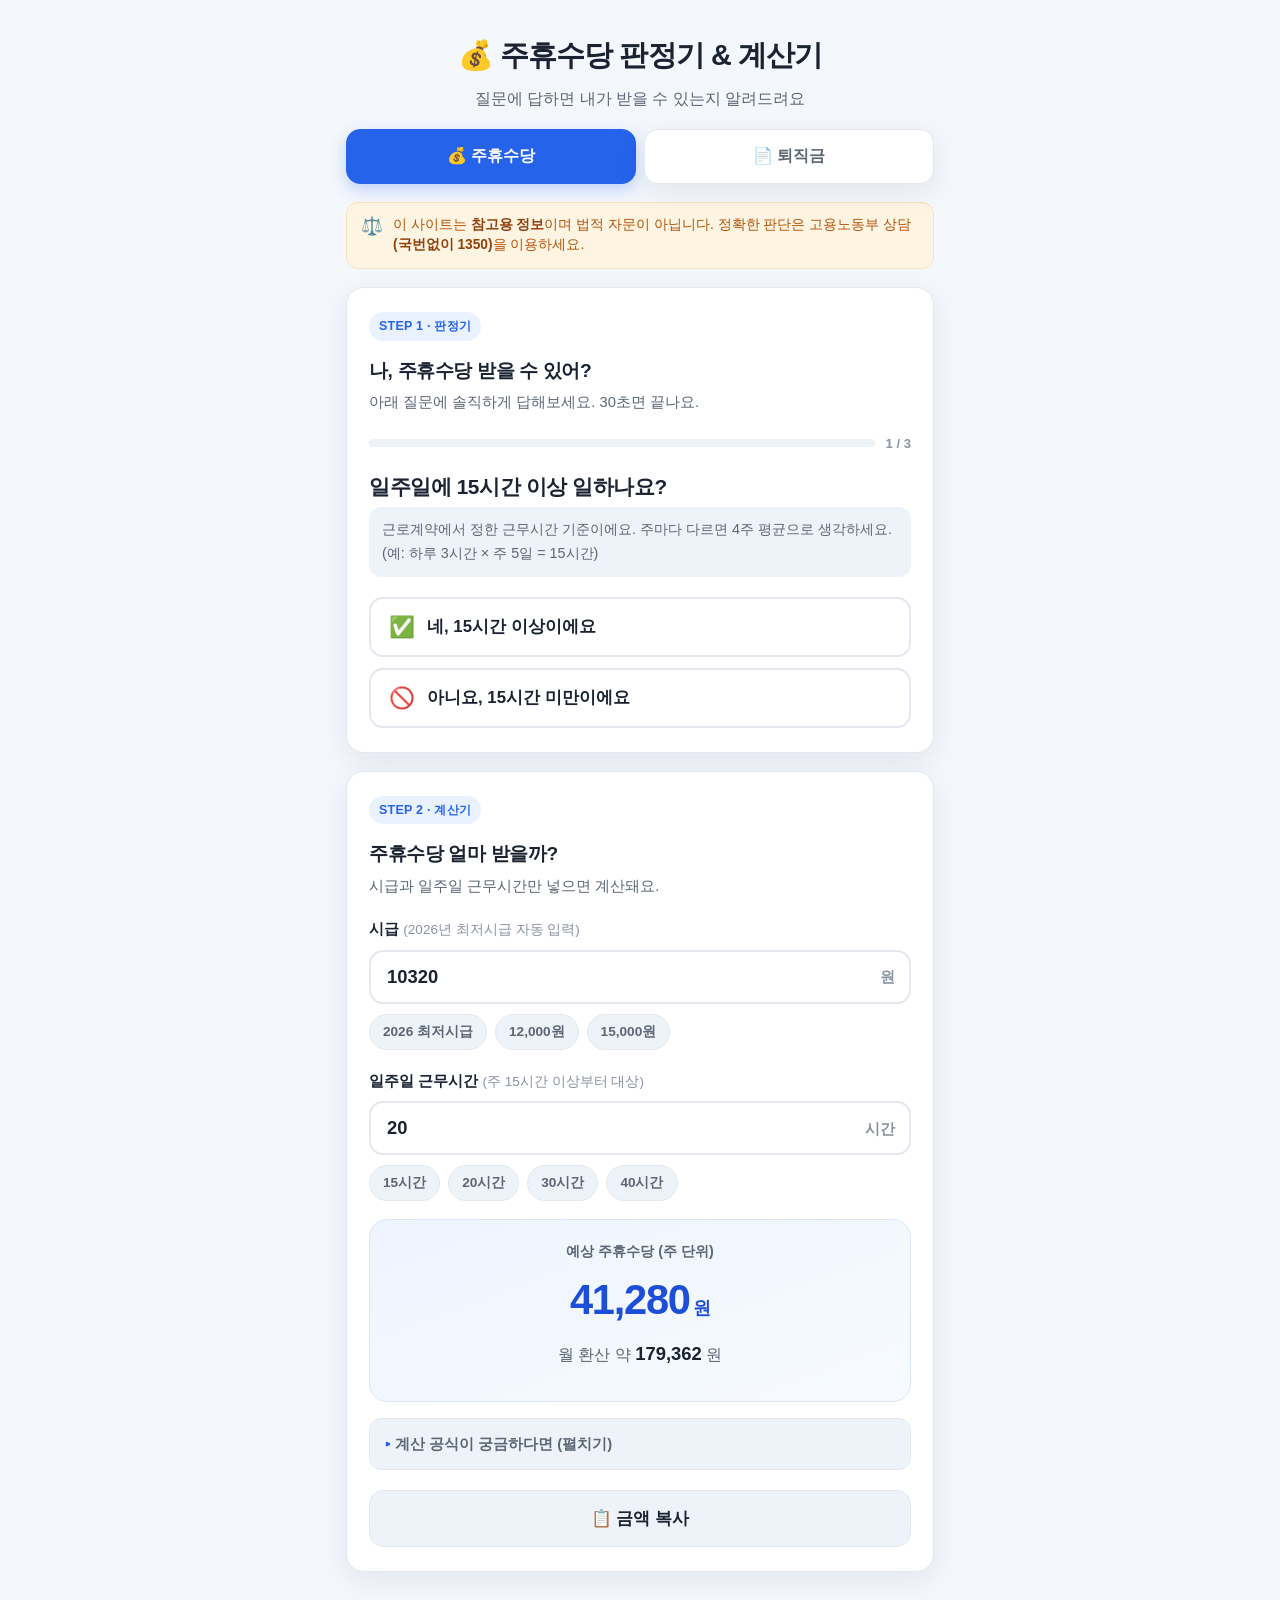
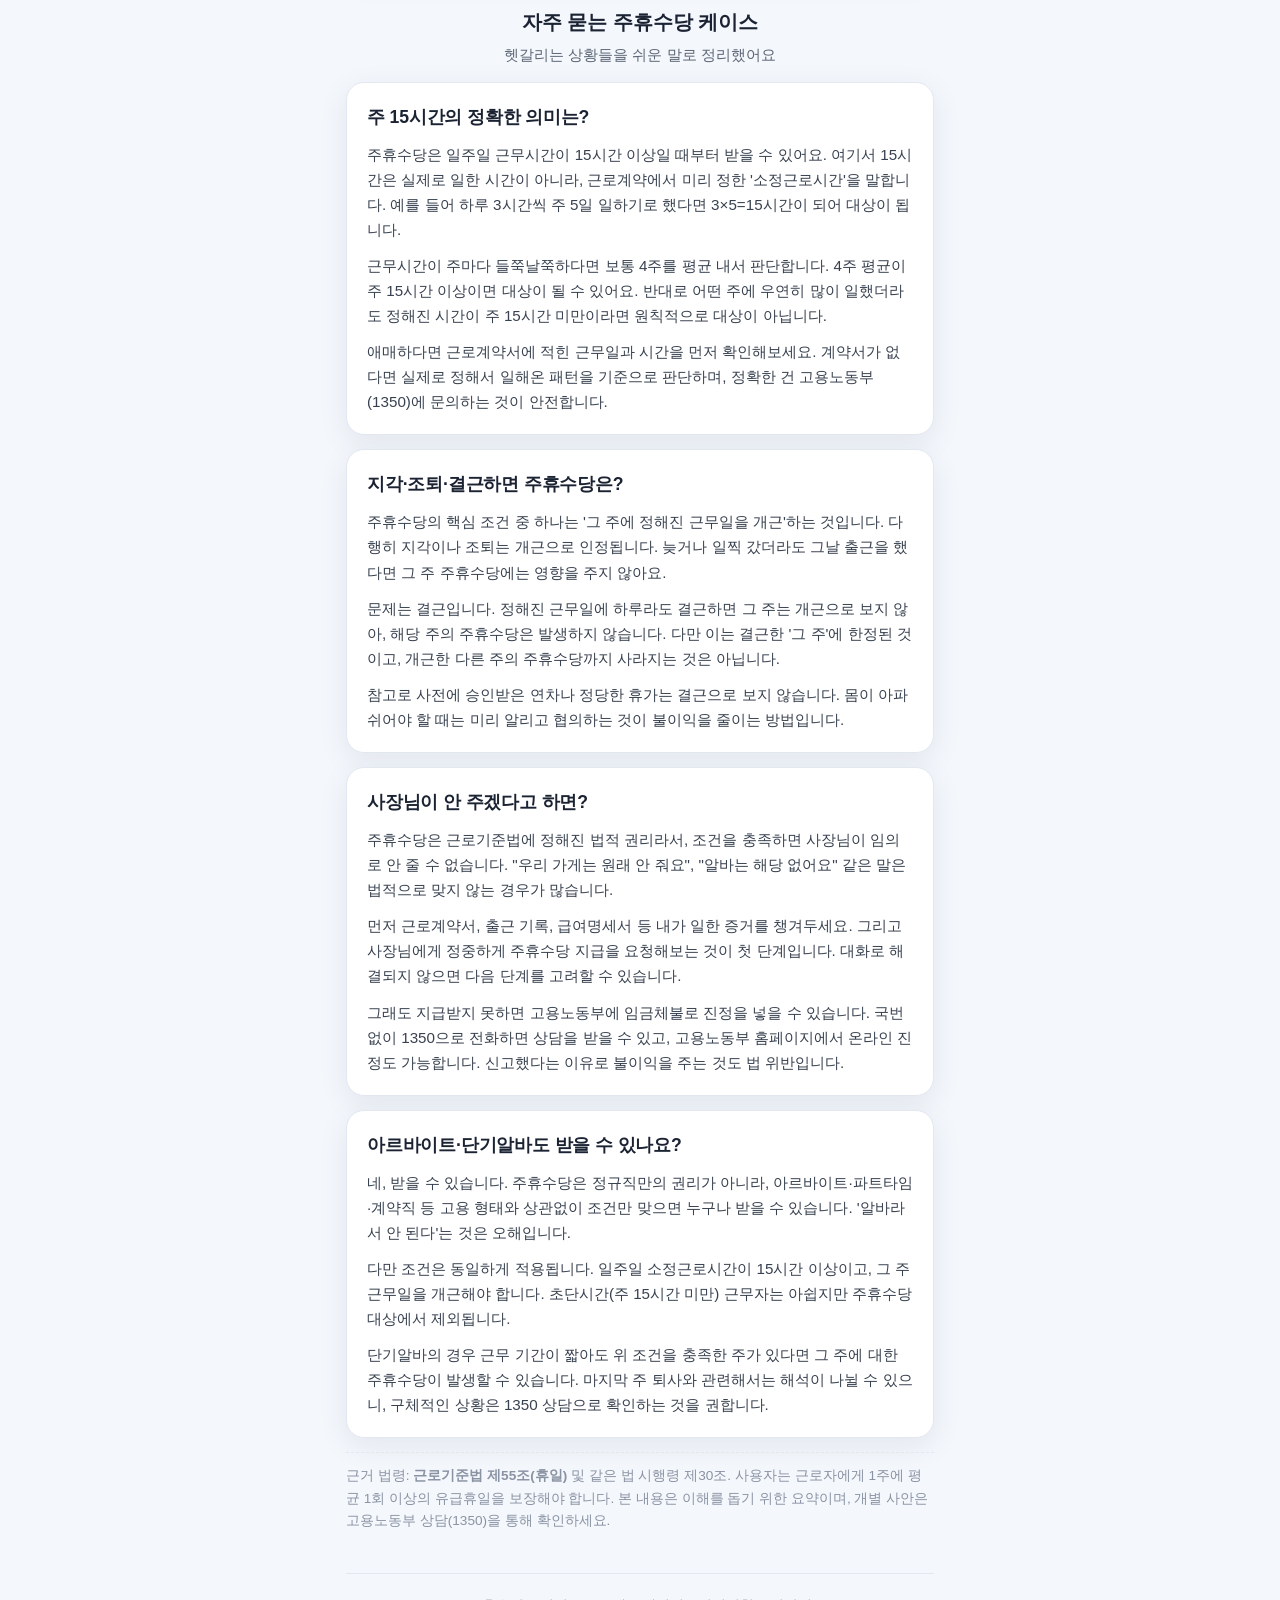
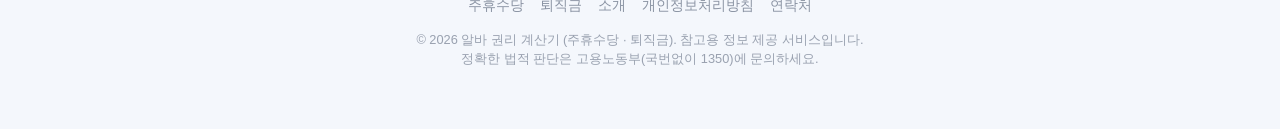
<file: index.html>
<!DOCTYPE html>
<html lang="ko">
<head>
  <meta charset="UTF-8" />
  <meta name="viewport" content="width=device-width, initial-scale=1.0" />
  <meta name="google-site-verification" content="tqDl8S2tYXEa9xzhlGxQzn0HwiY2uJCHvbh6UM1SFNE" />
  <meta name="naver-site-verification" content="ebfb3b7ef663265ae94d19c20db2c4965bf702b1" />
  <title>주휴수당 계산기 · 주휴수당 조건 판정기 | 알바 주휴수당 바로 확인</title>
  <meta name="description" content="주휴수당 계산기와 조건 판정기. 질문 몇 개에 답하면 내가 주휴수당을 받을 수 있는지 바로 알려드려요. 시급과 근무시간만 넣으면 예상 주휴수당과 월 환산 금액까지 계산. 알바·단기알바도 확인하세요." />
  <meta name="keywords" content="주휴수당 계산기, 주휴수당 조건, 주휴수당, 주휴수당 계산, 알바 주휴수당, 주휴수당 지급조건" />
  <meta name="theme-color" content="#2563eb" />
  <meta property="og:title" content="주휴수당 계산기 · 조건 판정기" />
  <meta property="og:description" content="질문에 답하면 내가 주휴수당 받을 수 있는지 알려드려요. 시급·근무시간으로 금액까지 계산!" />
  <meta property="og:type" content="website" />
  <link rel="stylesheet" href="style.css" />
</head>
<body>
  <div class="wrap">
    <header class="site-header">
      <h1>💰 주휴수당 판정기 & 계산기</h1>
      <p class="subtitle">질문에 답하면 내가 받을 수 있는지 알려드려요</p>
    </header>

    <!-- 탭: 주휴수당 / 퇴직금 -->
    <nav class="tab-nav">
      <a href="index.html" class="tab active">💰 주휴수당</a>
      <a href="toejik.html" class="tab">📄 퇴직금</a>
    </nav>

    <!-- 법적 고지 -->
    <div class="disclaimer">
      <span class="ico">⚖️</span>
      <div>
        이 사이트는 <strong>참고용 정보</strong>이며 법적 자문이 아닙니다.
        정확한 판단은 고용노동부 상담 <strong>(국번없이 1350)</strong>을 이용하세요.
      </div>
    </div>

    <!-- ===== 판정기 ===== -->
    <div class="card" id="quizCard">
      <span class="card-label">STEP 1 · 판정기</span>
      <h2 class="card-title">나, 주휴수당 받을 수 있어?</h2>
      <p class="card-desc">아래 질문에 솔직하게 답해보세요. 30초면 끝나요.</p>

      <!-- 진행 표시 -->
      <div class="quiz-progress" id="quizProgress">
        <div class="bar"><i id="quizBar"></i></div>
        <span class="step" id="quizStep">1 / 3</span>
      </div>

      <!-- 질문 영역 -->
      <div id="questionArea">
        <p class="question" id="questionText"></p>
        <p class="question-help" id="questionHelp"></p>
        <div class="answers" id="answersArea"></div>
        <button class="btn-back" id="backBtn" style="display:none;">← 이전 질문</button>
      </div>

      <!-- 결과 영역 -->
      <div class="result-box" id="quizResult">
        <div class="result-emoji" id="resEmoji">🎉</div>
        <p class="result-verdict" id="resVerdict"></p>
        <div class="result-reason" id="resReason"></div>
        <div class="next-hint" id="nextHint" style="display:none;">
          👇 아래 계산기에서 예상 금액을 확인해보세요!
        </div>
        <div class="btn-row">
          <button class="btn btn-ghost" id="quizCopyBtn">📋 결과 복사</button>
          <button class="btn btn-primary" id="quizRetryBtn">🔄 다시 하기</button>
        </div>
      </div>
    </div>

    <!-- ===== 계산기 ===== -->
    <div class="card" id="calcCard">
      <span class="card-label">STEP 2 · 계산기</span>
      <h2 class="card-title">주휴수당 얼마 받을까?</h2>
      <p class="card-desc">시급과 일주일 근무시간만 넣으면 계산돼요.</p>

      <div class="field">
        <label for="wageInput">시급 <span class="hint">(2026년 최저시급 자동 입력)</span></label>
        <div class="input-wrap">
          <input type="number" id="wageInput" inputmode="numeric" min="0" step="10" />
          <span class="unit">원</span>
        </div>
        <div class="quick-set">
          <button class="chip-btn" data-wage="min">2026 최저시급</button>
          <button class="chip-btn" data-wage="12000">12,000원</button>
          <button class="chip-btn" data-wage="15000">15,000원</button>
        </div>
      </div>

      <div class="field">
        <label for="hoursInput">일주일 근무시간 <span class="hint">(주 15시간 이상부터 대상)</span></label>
        <div class="input-wrap">
          <input type="number" id="hoursInput" inputmode="decimal" min="0" step="0.5" />
          <span class="unit">시간</span>
        </div>
        <div class="quick-set">
          <button class="chip-btn" data-hours="15">15시간</button>
          <button class="chip-btn" data-hours="20">20시간</button>
          <button class="chip-btn" data-hours="30">30시간</button>
          <button class="chip-btn" data-hours="40">40시간</button>
        </div>
      </div>

      <div class="calc-result" id="calcResult">
        <div class="row1">예상 주휴수당 (주 단위)</div>
        <div class="amount"><span id="weeklyAmount">0</span><small> 원</small></div>
        <div class="monthly">월 환산 약 <b id="monthlyAmount">0</b> 원</div>
        <div class="calc-warn" id="calcWarn"></div>
      </div>

      <details class="formula">
        <summary>계산 공식이 궁금하다면 (펼치기)</summary>
        <div class="body">
          <p>주휴수당은 <b>주 40시간을 기준</b>으로 하루치(8시간) 임금을 비례해서 줍니다.</p>
          <p><code>주휴수당 = (1주 근무시간 ÷ 40) × 8 × 시급</code></p>
          <p>단, 주 40시간을 넘게 일해도 <b>40시간 기준</b>으로 계산돼요. (주휴수당 상한 = 8시간분)</p>
          <p>월 환산은 <code>주휴수당 × 4.345주</code>로 계산했습니다. (한 달 평균 주 수)</p>
          <p style="color:var(--text-mute);">※ 실제 지급액은 근로계약·회사 규정에 따라 달라질 수 있어요.</p>
        </div>
      </details>

      <div class="btn-row">
        <button class="btn btn-ghost" id="calcCopyBtn">📋 금액 복사</button>
      </div>
    </div>

    <!-- ===== 설명(SEO) ===== -->
    <div class="info">
      <h2 class="info-heading">자주 묻는 주휴수당 케이스</h2>
      <p class="info-sub">헷갈리는 상황들을 쉬운 말로 정리했어요</p>

      <section>
        <h2>주 15시간의 정확한 의미는?</h2>
        <p>주휴수당은 일주일 근무시간이 15시간 이상일 때부터 받을 수 있어요. 여기서 15시간은 실제로 일한 시간이 아니라, 근로계약에서 미리 정한 '소정근로시간'을 말합니다. 예를 들어 하루 3시간씩 주 5일 일하기로 했다면 3×5=15시간이 되어 대상이 됩니다.</p>
        <p>근무시간이 주마다 들쭉날쭉하다면 보통 4주를 평균 내서 판단합니다. 4주 평균이 주 15시간 이상이면 대상이 될 수 있어요. 반대로 어떤 주에 우연히 많이 일했더라도 정해진 시간이 주 15시간 미만이라면 원칙적으로 대상이 아닙니다.</p>
        <p>애매하다면 근로계약서에 적힌 근무일과 시간을 먼저 확인해보세요. 계약서가 없다면 실제로 정해서 일해온 패턴을 기준으로 판단하며, 정확한 건 고용노동부(1350)에 문의하는 것이 안전합니다.</p>
      </section>

      <section>
        <h2>지각·조퇴·결근하면 주휴수당은?</h2>
        <p>주휴수당의 핵심 조건 중 하나는 '그 주에 정해진 근무일을 개근'하는 것입니다. 다행히 지각이나 조퇴는 개근으로 인정됩니다. 늦거나 일찍 갔더라도 그날 출근을 했다면 그 주 주휴수당에는 영향을 주지 않아요.</p>
        <p>문제는 결근입니다. 정해진 근무일에 하루라도 결근하면 그 주는 개근으로 보지 않아, 해당 주의 주휴수당은 발생하지 않습니다. 다만 이는 결근한 '그 주'에 한정된 것이고, 개근한 다른 주의 주휴수당까지 사라지는 것은 아닙니다.</p>
        <p>참고로 사전에 승인받은 연차나 정당한 휴가는 결근으로 보지 않습니다. 몸이 아파 쉬어야 할 때는 미리 알리고 협의하는 것이 불이익을 줄이는 방법입니다.</p>
      </section>

      <section>
        <h2>사장님이 안 주겠다고 하면?</h2>
        <p>주휴수당은 근로기준법에 정해진 법적 권리라서, 조건을 충족하면 사장님이 임의로 안 줄 수 없습니다. "우리 가게는 원래 안 줘요", "알바는 해당 없어요" 같은 말은 법적으로 맞지 않는 경우가 많습니다.</p>
        <p>먼저 근로계약서, 출근 기록, 급여명세서 등 내가 일한 증거를 챙겨두세요. 그리고 사장님에게 정중하게 주휴수당 지급을 요청해보는 것이 첫 단계입니다. 대화로 해결되지 않으면 다음 단계를 고려할 수 있습니다.</p>
        <p>그래도 지급받지 못하면 고용노동부에 임금체불로 진정을 넣을 수 있습니다. 국번없이 1350으로 전화하면 상담을 받을 수 있고, 고용노동부 홈페이지에서 온라인 진정도 가능합니다. 신고했다는 이유로 불이익을 주는 것도 법 위반입니다.</p>
      </section>

      <section>
        <h2>아르바이트·단기알바도 받을 수 있나요?</h2>
        <p>네, 받을 수 있습니다. 주휴수당은 정규직만의 권리가 아니라, 아르바이트·파트타임·계약직 등 고용 형태와 상관없이 조건만 맞으면 누구나 받을 수 있습니다. '알바라서 안 된다'는 것은 오해입니다.</p>
        <p>다만 조건은 동일하게 적용됩니다. 일주일 소정근로시간이 15시간 이상이고, 그 주 근무일을 개근해야 합니다. 초단시간(주 15시간 미만) 근무자는 아쉽지만 주휴수당 대상에서 제외됩니다.</p>
        <p>단기알바의 경우 근무 기간이 짧아도 위 조건을 충족한 주가 있다면 그 주에 대한 주휴수당이 발생할 수 있습니다. 마지막 주 퇴사와 관련해서는 해석이 나뉠 수 있으니, 구체적인 상황은 1350 상담으로 확인하는 것을 권합니다.</p>
      </section>

      <p class="law-ref">
        근거 법령: <strong>근로기준법 제55조(휴일)</strong> 및 같은 법 시행령 제30조.
        사용자는 근로자에게 1주에 평균 1회 이상의 유급휴일을 보장해야 합니다.
        본 내용은 이해를 돕기 위한 요약이며, 개별 사안은 고용노동부 상담(1350)을 통해 확인하세요.
      </p>
    </div>

    <footer class="site-footer">
      <nav>
        <a href="index.html">주휴수당</a>
        <a href="toejik.html">퇴직금</a>
        <a href="about.html">소개</a>
        <a href="privacy.html">개인정보처리방침</a>
        <a href="contact.html">연락처</a>
      </nav>
      <p class="copyright">
        © 2026 알바 권리 계산기 (주휴수당 · 퇴직금). 참고용 정보 제공 서비스입니다.<br />
        정확한 법적 판단은 고용노동부(국번없이 1350)에 문의하세요.
      </p>
    </footer>
  </div>

  <div class="toast" id="toast"></div>

  <script>
  (function () {
    "use strict";

    /* =======================================================
       📌 매년 업데이트하는 숫자는 여기 한 곳에 모아둡니다
       - 최저임금이 바뀌면 아래 MIN_WAGE 값만 고치면 됩니다.
       ======================================================= */
    var CONFIG = {
      MIN_WAGE: 10320,        // 2026년 최저시급(원) — 매년 갱신
      MIN_WAGE_YEAR: 2026,    // 위 최저시급 기준 연도
      FULL_WEEK_HOURS: 40,    // 주휴수당 산정 상한 기준 시간
      PAID_DAY_HOURS: 8,      // 하루치 유급휴일 시간
      MIN_ELIGIBLE_HOURS: 15, // 주휴수당 대상 최소 주 근무시간
      WEEKS_PER_MONTH: 4.345  // 월 환산용 한 달 평균 주 수
    };

    /* ================= 판정기 로직 ================= */
    var QUESTIONS = [
      {
        text: "일주일에 15시간 이상 일하나요?",
        help: "근로계약에서 정한 근무시간 기준이에요. 주마다 다르면 4주 평균으로 생각하세요. (예: 하루 3시간 × 주 5일 = 15시간)",
        answers: [
          { label: "네, 15시간 이상이에요", em: "✅", value: "y" },
          { label: "아니요, 15시간 미만이에요", em: "🚫", value: "n" }
        ]
      },
      {
        text: "정해진 근무일에 다 나갔나요? (개근)",
        help: "지각·조퇴는 개근으로 인정돼요. 결근(무단으로 안 나온 날)만 문제가 됩니다.",
        answers: [
          { label: "네, 개근했어요", em: "✅", value: "y" },
          { label: "결근한 날이 있어요", em: "⚠️", value: "n" }
        ]
      },
      {
        text: "이번 주 이후에도 계속 일하나요?",
        help: "이번 주를 끝으로 그만두는지, 다음 주에도 계속 나가는지 골라주세요.",
        answers: [
          { label: "계속 일할 예정이에요", em: "🔁", value: "y" },
          { label: "이번 주가 마지막이에요", em: "👋", value: "last" }
        ]
      }
    ];

    // 결과 정의
    var VERDICTS = {
      yes: {
        cls: "yes", emoji: "🎉", verdict: "받을 수 있어요!",
        copy: "나 주휴수당 받을 수 있대!",
        showCalc: true,
        reason: function () {
          return "세 가지 조건을 모두 충족했어요:" +
            "<ul>" +
            "<li>주 <span class='accent-yes'>15시간 이상</span> 근무 ✅</li>" +
            "<li>그 주 근무일 <span class='accent-yes'>개근</span> ✅</li>" +
            "<li>근로관계 <span class='accent-yes'>계속 유지</span> ✅</li>" +
            "</ul>" +
            "조건이 맞으면 주휴수당은 <b>법으로 보장된 권리</b>예요. 아래 계산기로 금액을 확인해보세요.";
        }
      },
      no_hours: {
        cls: "no", emoji: "😢", verdict: "못 받아요",
        copy: "난 아직 주휴수당 대상이 아니래.",
        showCalc: false,
        reason: function () {
          return "주휴수당은 <span class='accent-no'>일주일 15시간 이상</span> 일해야 받을 수 있어요. " +
            "지금은 주 15시간 미만이라 아쉽게도 대상이 아니에요." +
            "<ul><li>근무시간이 늘어 주 15시간을 넘으면 그때부터 대상이 될 수 있어요.</li>" +
            "<li>주마다 시간이 다르다면 4주 평균으로 다시 따져보세요.</li></ul>";
        }
      },
      no_absent: {
        cls: "no", emoji: "😥", verdict: "이번 주는 못 받아요",
        copy: "이번 주는 주휴수당을 못 받는대.",
        showCalc: false,
        reason: function () {
          return "주휴수당은 그 주 근무일을 <span class='accent-no'>개근</span>해야 발생해요. " +
            "결근한 주는 아쉽게도 그 주 주휴수당이 나오지 않아요." +
            "<ul><li>단, <b>개근한 다른 주</b>의 주휴수당까지 사라지는 건 아니에요.</li>" +
            "<li>지각·조퇴는 개근으로 인정되니, 다음 주부터 결근 없이 채우면 받을 수 있어요.</li></ul>";
        }
      },
      maybe_last: {
        cls: "maybe", emoji: "🤔", verdict: "애매해요",
        copy: "내 주휴수당은 좀 애매한 케이스래.",
        showCalc: true,
        reason: function () {
          return "주 15시간 이상 + 개근은 충족했지만, <span class='accent-maybe'>이번 주가 마지막</span>인 경우예요." +
            "<ul>" +
            "<li>2021년 이후 고용노동부 해석으로는, 마지막 주도 <b>개근하고 근로관계가 유지됐다면</b> 주휴수당을 받을 수 있다고 봐요.</li>" +
            "<li>다만 사업장·계약 형태에 따라 다르게 볼 수 있어, 100% 단정하기 어려운 케이스예요.</li>" +
            "</ul>" +
            "정확한 판단은 <b>고용노동부 1350</b> 상담을 받아보시는 걸 추천해요. 예상 금액은 아래에서 확인할 수 있어요.";
        }
      }
    };

    function judge(a) {
      // a = [q1, q2, q3]
      if (a[0] === "n") return VERDICTS.no_hours;
      if (a[1] === "n") return VERDICTS.no_absent;
      if (a[2] === "last") return VERDICTS.maybe_last;
      return VERDICTS.yes;
    }

    // 상태
    var answers = [];
    var current = 0;

    // DOM
    var quizBar = document.getElementById("quizBar");
    var quizStep = document.getElementById("quizStep");
    var quizProgress = document.getElementById("quizProgress");
    var questionArea = document.getElementById("questionArea");
    var questionText = document.getElementById("questionText");
    var questionHelp = document.getElementById("questionHelp");
    var answersArea = document.getElementById("answersArea");
    var backBtn = document.getElementById("backBtn");
    var quizResult = document.getElementById("quizResult");
    var resEmoji = document.getElementById("resEmoji");
    var resVerdict = document.getElementById("resVerdict");
    var resReason = document.getElementById("resReason");
    var nextHint = document.getElementById("nextHint");
    var quizCopyBtn = document.getElementById("quizCopyBtn");
    var quizRetryBtn = document.getElementById("quizRetryBtn");
    var toast = document.getElementById("toast");

    function renderQuestion() {
      var q = QUESTIONS[current];
      questionText.textContent = q.text;
      questionHelp.textContent = q.help;
      answersArea.innerHTML = "";
      q.answers.forEach(function (ans) {
        var b = document.createElement("button");
        b.className = "btn btn-answer";
        b.innerHTML = "<span class='em'>" + ans.em + "</span><span>" + ans.label + "</span>";
        b.addEventListener("click", function () { answer(ans.value); });
        answersArea.appendChild(b);
      });
      backBtn.style.display = current > 0 ? "block" : "none";
      quizBar.style.width = (current / QUESTIONS.length) * 100 + "%";
      quizStep.textContent = (current + 1) + " / " + QUESTIONS.length;
    }

    function answer(value) {
      answers[current] = value;
      // 조기 종료: 첫 질문 '아니오'면 바로 결과
      if (current === 0 && value === "n") { showResult(); return; }
      if (current === 1 && value === "n") { showResult(); return; }
      if (current < QUESTIONS.length - 1) {
        current++;
        renderQuestion();
      } else {
        showResult();
      }
    }

    function showResult() {
      var v = judge(answers);
      quizBar.style.width = "100%";
      questionArea.style.display = "none";
      quizProgress.style.display = "none";
      resEmoji.textContent = v.emoji;
      resVerdict.textContent = v.verdict;
      resVerdict.className = "result-verdict " + v.cls;
      resReason.innerHTML = v.reason();
      nextHint.style.display = v.showCalc ? "block" : "none";
      quizResult.classList.add("show");
      quizResult.dataset.copy = v.copy;
    }

    function resetQuiz() {
      answers = []; current = 0;
      quizResult.classList.remove("show");
      questionArea.style.display = "block";
      quizProgress.style.display = "flex";
      renderQuestion();
    }

    backBtn.addEventListener("click", function () {
      if (current > 0) { current--; renderQuestion(); }
    });
    quizRetryBtn.addEventListener("click", resetQuiz);

    quizCopyBtn.addEventListener("click", function () {
      var msg = quizResult.dataset.copy || "나 주휴수당 받을 수 있을까?";
      var url = location.href.split(/[?#]/)[0];
      var text = msg + " 너도 확인해봐 👉 주휴수당 판정기\n" + url;
      copyText(text, quizCopyBtn, "📋 결과 복사");
    });

    /* ================= 계산기 로직 ================= */
    var wageInput = document.getElementById("wageInput");
    var hoursInput = document.getElementById("hoursInput");
    var weeklyAmount = document.getElementById("weeklyAmount");
    var monthlyAmount = document.getElementById("monthlyAmount");
    var calcWarn = document.getElementById("calcWarn");
    var calcCopyBtn = document.getElementById("calcCopyBtn");

    // 기본값 세팅
    wageInput.value = CONFIG.MIN_WAGE;
    hoursInput.value = 20;

    function won(n) { return n.toLocaleString("ko-KR"); }

    function calcWeekly(wage, hours) {
      if (!wage || !hours || wage <= 0 || hours <= 0) return { weekly: 0, capped: false, eligible: hours >= CONFIG.MIN_ELIGIBLE_HOURS };
      var eligible = hours >= CONFIG.MIN_ELIGIBLE_HOURS;
      var effHours = Math.min(hours, CONFIG.FULL_WEEK_HOURS);
      var paidHours = (effHours / CONFIG.FULL_WEEK_HOURS) * CONFIG.PAID_DAY_HOURS;
      var weekly = Math.round(paidHours * wage);
      return { weekly: weekly, capped: hours > CONFIG.FULL_WEEK_HOURS, eligible: eligible };
    }

    function updateCalc() {
      var wage = parseFloat(wageInput.value) || 0;
      var hours = parseFloat(hoursInput.value) || 0;
      var r = calcWeekly(wage, hours);
      if (!r.eligible) {
        weeklyAmount.textContent = "0";
        monthlyAmount.textContent = "0";
        calcWarn.textContent = "⚠️ 주 " + CONFIG.MIN_ELIGIBLE_HOURS + "시간 미만은 주휴수당 대상이 아니에요.";
        calcCopyBtn.dataset.amount = "";
        return;
      }
      weeklyAmount.textContent = won(r.weekly);
      monthlyAmount.textContent = won(Math.round(r.weekly * CONFIG.WEEKS_PER_MONTH));
      calcWarn.textContent = r.capped
        ? "※ 주 40시간을 넘겨 일해도 40시간 기준(하루 8시간분)으로 계산돼요."
        : "";
      calcCopyBtn.dataset.amount = won(r.weekly);
      calcCopyBtn.dataset.monthly = won(Math.round(r.weekly * CONFIG.WEEKS_PER_MONTH));
    }

    wageInput.addEventListener("input", updateCalc);
    hoursInput.addEventListener("input", updateCalc);

    document.querySelectorAll(".chip-btn").forEach(function (chip) {
      chip.addEventListener("click", function () {
        if (chip.dataset.wage) {
          wageInput.value = chip.dataset.wage === "min" ? CONFIG.MIN_WAGE : chip.dataset.wage;
        }
        if (chip.dataset.hours) {
          hoursInput.value = chip.dataset.hours;
        }
        updateCalc();
      });
    });

    calcCopyBtn.addEventListener("click", function () {
      var amount = calcCopyBtn.dataset.amount;
      var url = location.href.split(/[?#]/)[0];
      var text;
      if (!amount) {
        text = "주휴수당 계산해봤어! 너도 확인해봐 👉 주휴수당 계산기\n" + url;
      } else {
        text = "내 예상 주휴수당은 주 " + amount + "원 (월 약 " + (calcCopyBtn.dataset.monthly || "") +
          "원)! 너도 계산해봐 👉 주휴수당 계산기\n" + url;
      }
      copyText(text, calcCopyBtn, "📋 금액 복사");
    });

    /* ================= 공통: 복사 & 토스트 ================= */
    function showToast(msg) {
      toast.textContent = msg;
      toast.classList.add("show");
      clearTimeout(toast._t);
      toast._t = setTimeout(function () { toast.classList.remove("show"); }, 1800);
    }

    function copyText(text, btn, restoreLabel) {
      doCopy(text).then(function () {
        var old = btn.innerHTML;
        btn.classList.add("copied");
        btn.textContent = "✅ 복사됨!";
        showToast("클립보드에 복사했어요!");
        setTimeout(function () {
          btn.classList.remove("copied");
          btn.textContent = restoreLabel;
        }, 1500);
      }).catch(function () {
        showToast("복사에 실패했어요. 직접 복사해 주세요.");
      });
    }

    function doCopy(text) {
      if (navigator.clipboard && navigator.clipboard.writeText) {
        return navigator.clipboard.writeText(text);
      }
      return new Promise(function (resolve, reject) {
        try {
          var ta = document.createElement("textarea");
          ta.value = text;
          ta.style.position = "fixed"; ta.style.opacity = "0";
          document.body.appendChild(ta);
          ta.select();
          var ok = document.execCommand("copy");
          document.body.removeChild(ta);
          ok ? resolve() : reject();
        } catch (e) { reject(e); }
      });
    }

    /* ================= 초기화 ================= */
    renderQuestion();
    updateCalc();
  })();
  </script>
</body>
</html>
</file>
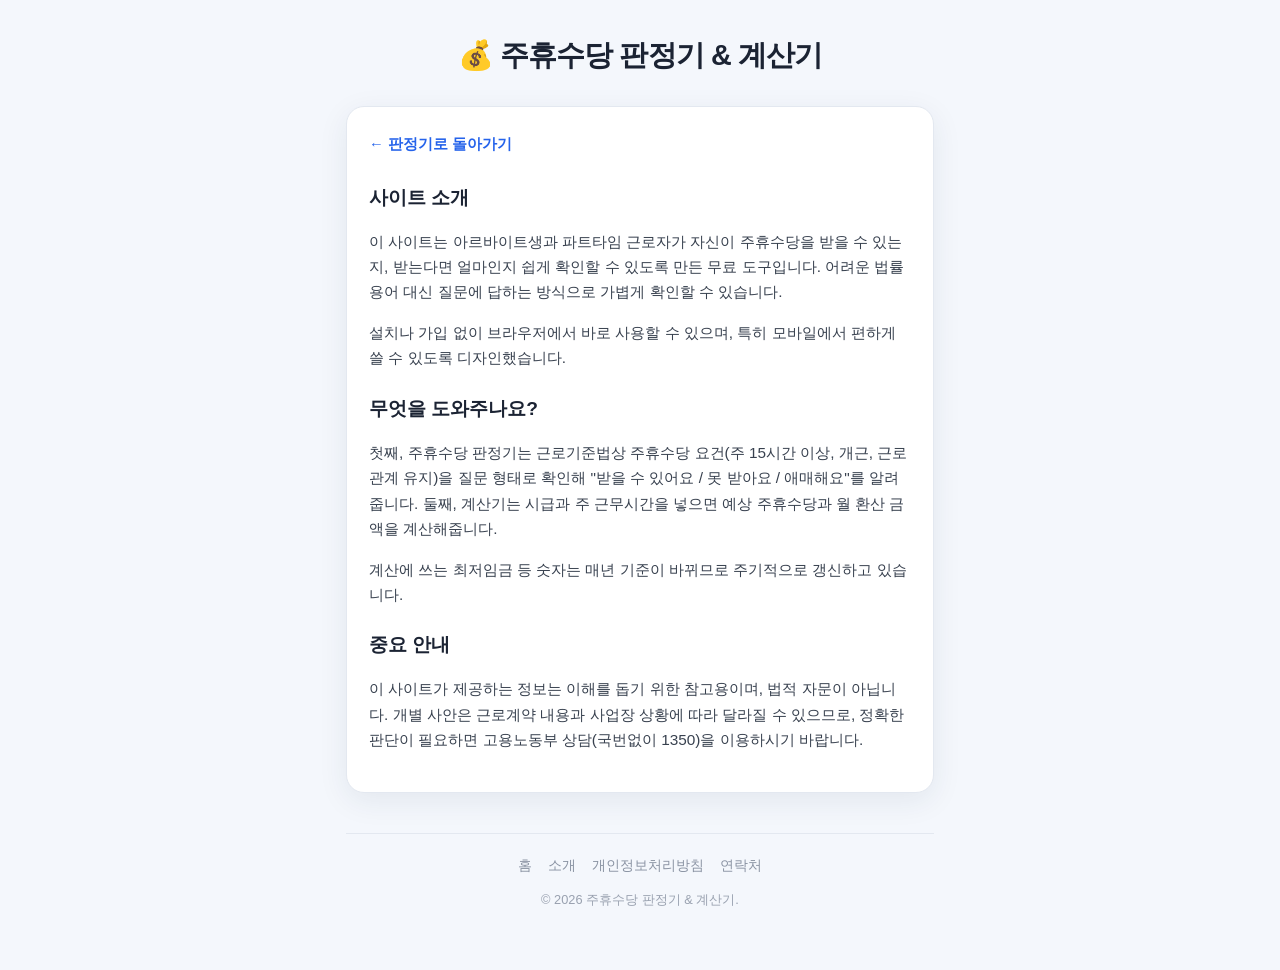
<file: about.html>
<!DOCTYPE html>
<html lang="ko">
<head>
  <meta charset="UTF-8" />
  <meta name="viewport" content="width=device-width, initial-scale=1.0" />
  <title>소개 - 주휴수당 판정기 & 계산기</title>
  <meta name="description" content="주휴수당 판정기 & 계산기 사이트 소개입니다. 알바생이 주휴수당 조건을 쉽게 확인하고 예상 금액을 계산할 수 있도록 만들었습니다." />
  <meta name="theme-color" content="#2563eb" />
  <link rel="stylesheet" href="style.css" />
</head>
<body>
  <div class="wrap">
    <header class="site-header">
      <h1>💰 주휴수당 판정기 & 계산기</h1>
    </header>

    <main class="page">
      <div class="card">
        <a href="index.html" class="back-link">← 판정기로 돌아가기</a>
        <h2>사이트 소개</h2>
        <p>이 사이트는 아르바이트생과 파트타임 근로자가 자신이 주휴수당을 받을 수 있는지, 받는다면 얼마인지 쉽게 확인할 수 있도록 만든 무료 도구입니다. 어려운 법률 용어 대신 질문에 답하는 방식으로 가볍게 확인할 수 있습니다.</p>
        <p>설치나 가입 없이 브라우저에서 바로 사용할 수 있으며, 특히 모바일에서 편하게 쓸 수 있도록 디자인했습니다.</p>

        <h2>무엇을 도와주나요?</h2>
        <p>첫째, 주휴수당 판정기는 근로기준법상 주휴수당 요건(주 15시간 이상, 개근, 근로관계 유지)을 질문 형태로 확인해 "받을 수 있어요 / 못 받아요 / 애매해요"를 알려줍니다. 둘째, 계산기는 시급과 주 근무시간을 넣으면 예상 주휴수당과 월 환산 금액을 계산해줍니다.</p>
        <p>계산에 쓰는 최저임금 등 숫자는 매년 기준이 바뀌므로 주기적으로 갱신하고 있습니다.</p>

        <h2>중요 안내</h2>
        <p>이 사이트가 제공하는 정보는 이해를 돕기 위한 참고용이며, 법적 자문이 아닙니다. 개별 사안은 근로계약 내용과 사업장 상황에 따라 달라질 수 있으므로, 정확한 판단이 필요하면 고용노동부 상담(국번없이 1350)을 이용하시기 바랍니다.</p>
      </div>
    </main>

    <footer class="site-footer">
      <nav>
        <a href="index.html">홈</a>
        <a href="about.html">소개</a>
        <a href="privacy.html">개인정보처리방침</a>
        <a href="contact.html">연락처</a>
      </nav>
      <p class="copyright">© 2026 주휴수당 판정기 & 계산기.</p>
    </footer>
  </div>
</body>
</html>
</file>
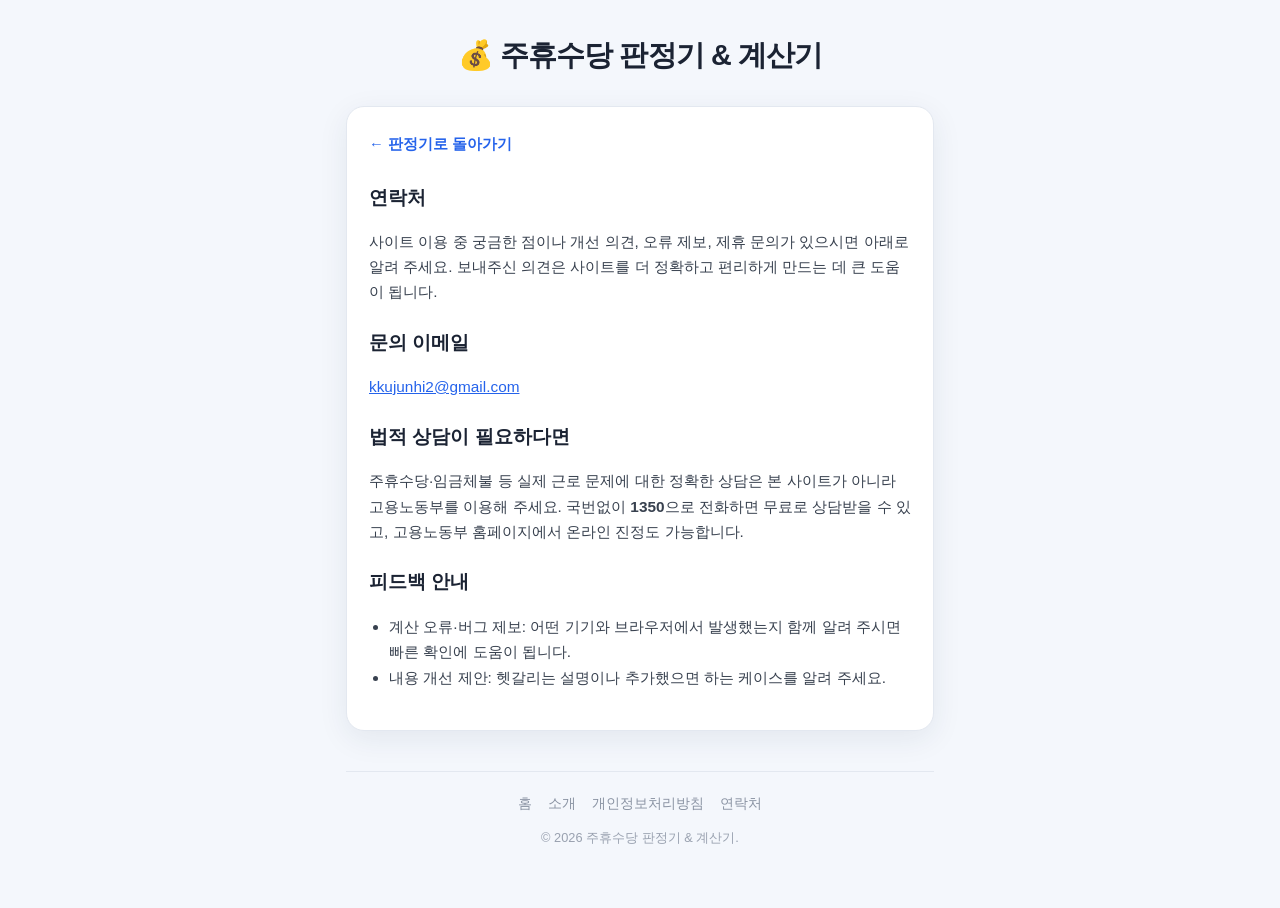
<file: contact.html>
<!DOCTYPE html>
<html lang="ko">
<head>
  <meta charset="UTF-8" />
  <meta name="viewport" content="width=device-width, initial-scale=1.0" />
  <title>연락처 - 주휴수당 판정기 & 계산기</title>
  <meta name="description" content="주휴수당 판정기 & 계산기 연락처 페이지입니다. 문의, 피드백, 오류 제보 안내를 확인하세요." />
  <meta name="theme-color" content="#2563eb" />
  <link rel="stylesheet" href="style.css" />
</head>
<body>
  <div class="wrap">
    <header class="site-header">
      <h1>💰 주휴수당 판정기 & 계산기</h1>
    </header>

    <main class="page">
      <div class="card">
        <a href="index.html" class="back-link">← 판정기로 돌아가기</a>
        <h2>연락처</h2>
        <p>사이트 이용 중 궁금한 점이나 개선 의견, 오류 제보, 제휴 문의가 있으시면 아래로 알려 주세요. 보내주신 의견은 사이트를 더 정확하고 편리하게 만드는 데 큰 도움이 됩니다.</p>

        <h2>문의 이메일</h2>
        <p><a href="mailto:kkujunhi2@gmail.com">kkujunhi2@gmail.com</a></p>

        <h2>법적 상담이 필요하다면</h2>
        <p>주휴수당·임금체불 등 실제 근로 문제에 대한 정확한 상담은 본 사이트가 아니라 고용노동부를 이용해 주세요. 국번없이 <strong>1350</strong>으로 전화하면 무료로 상담받을 수 있고, 고용노동부 홈페이지에서 온라인 진정도 가능합니다.</p>

        <h2>피드백 안내</h2>
        <ul>
          <li>계산 오류·버그 제보: 어떤 기기와 브라우저에서 발생했는지 함께 알려 주시면 빠른 확인에 도움이 됩니다.</li>
          <li>내용 개선 제안: 헷갈리는 설명이나 추가했으면 하는 케이스를 알려 주세요.</li>
        </ul>
      </div>
    </main>

    <footer class="site-footer">
      <nav>
        <a href="index.html">홈</a>
        <a href="about.html">소개</a>
        <a href="privacy.html">개인정보처리방침</a>
        <a href="contact.html">연락처</a>
      </nav>
      <p class="copyright">© 2026 주휴수당 판정기 & 계산기.</p>
    </footer>
  </div>
</body>
</html>
</file>
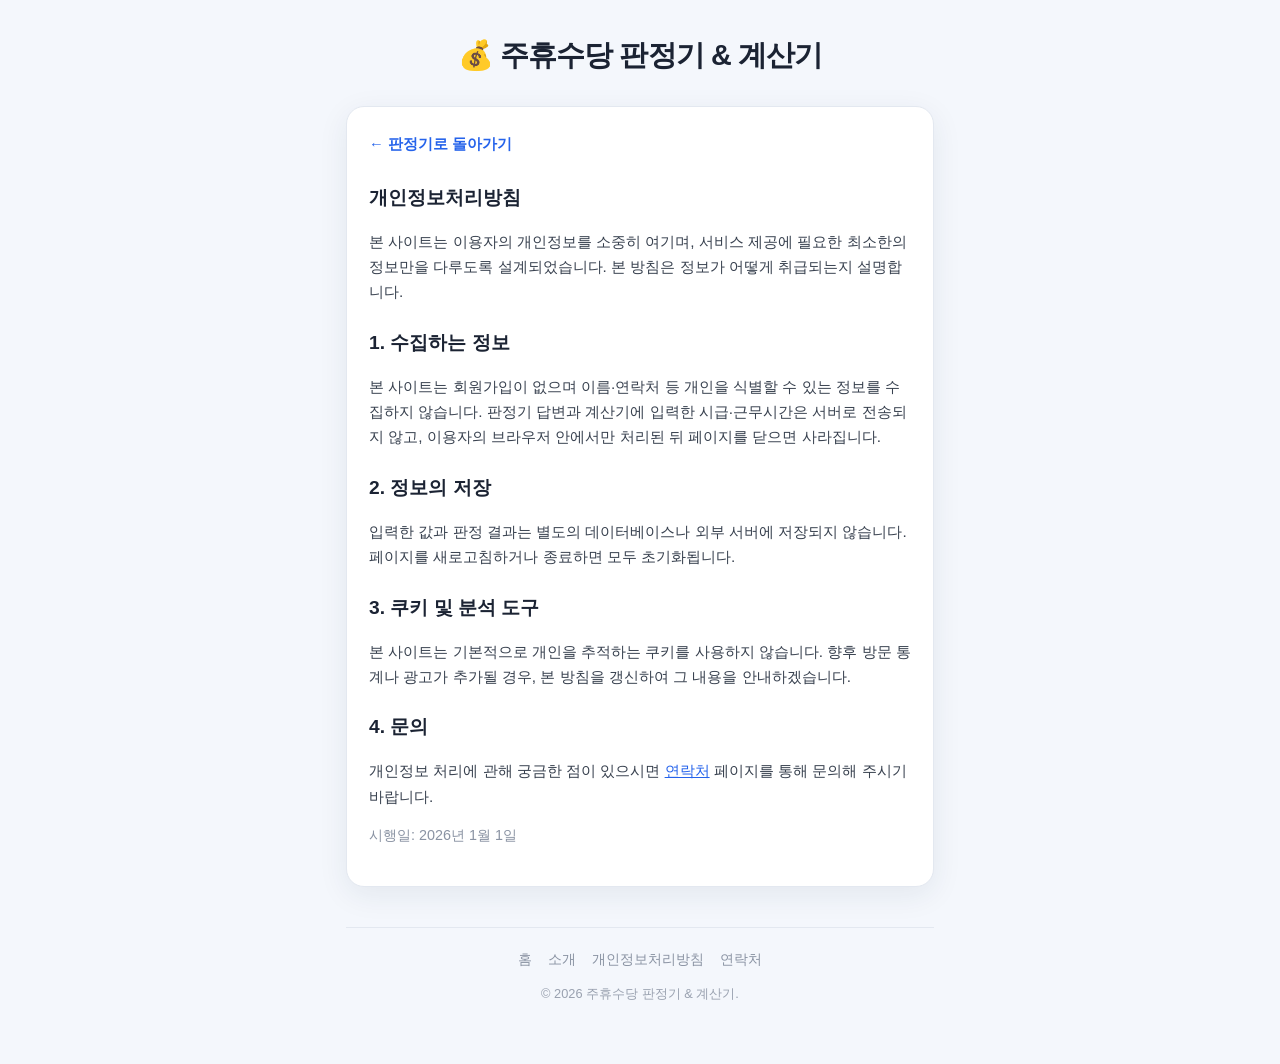
<file: privacy.html>
<!DOCTYPE html>
<html lang="ko">
<head>
  <meta charset="UTF-8" />
  <meta name="viewport" content="width=device-width, initial-scale=1.0" />
  <title>개인정보처리방침 - 주휴수당 판정기 & 계산기</title>
  <meta name="description" content="주휴수당 판정기 & 계산기의 개인정보처리방침입니다. 수집하는 정보와 처리 방식을 안내합니다." />
  <meta name="theme-color" content="#2563eb" />
  <link rel="stylesheet" href="style.css" />
</head>
<body>
  <div class="wrap">
    <header class="site-header">
      <h1>💰 주휴수당 판정기 & 계산기</h1>
    </header>

    <main class="page">
      <div class="card">
        <a href="index.html" class="back-link">← 판정기로 돌아가기</a>
        <h2>개인정보처리방침</h2>
        <p>본 사이트는 이용자의 개인정보를 소중히 여기며, 서비스 제공에 필요한 최소한의 정보만을 다루도록 설계되었습니다. 본 방침은 정보가 어떻게 취급되는지 설명합니다.</p>

        <h2>1. 수집하는 정보</h2>
        <p>본 사이트는 회원가입이 없으며 이름·연락처 등 개인을 식별할 수 있는 정보를 수집하지 않습니다. 판정기 답변과 계산기에 입력한 시급·근무시간은 서버로 전송되지 않고, 이용자의 브라우저 안에서만 처리된 뒤 페이지를 닫으면 사라집니다.</p>

        <h2>2. 정보의 저장</h2>
        <p>입력한 값과 판정 결과는 별도의 데이터베이스나 외부 서버에 저장되지 않습니다. 페이지를 새로고침하거나 종료하면 모두 초기화됩니다.</p>

        <h2>3. 쿠키 및 분석 도구</h2>
        <p>본 사이트는 기본적으로 개인을 추적하는 쿠키를 사용하지 않습니다. 향후 방문 통계나 광고가 추가될 경우, 본 방침을 갱신하여 그 내용을 안내하겠습니다.</p>

        <h2>4. 문의</h2>
        <p>개인정보 처리에 관해 궁금한 점이 있으시면 <a href="contact.html">연락처</a> 페이지를 통해 문의해 주시기 바랍니다.</p>

        <p style="color:var(--text-mute);font-size:0.9rem;">시행일: 2026년 1월 1일</p>
      </div>
    </main>

    <footer class="site-footer">
      <nav>
        <a href="index.html">홈</a>
        <a href="about.html">소개</a>
        <a href="privacy.html">개인정보처리방침</a>
        <a href="contact.html">연락처</a>
      </nav>
      <p class="copyright">© 2026 주휴수당 판정기 & 계산기.</p>
    </footer>
  </div>
</body>
</html>
</file>
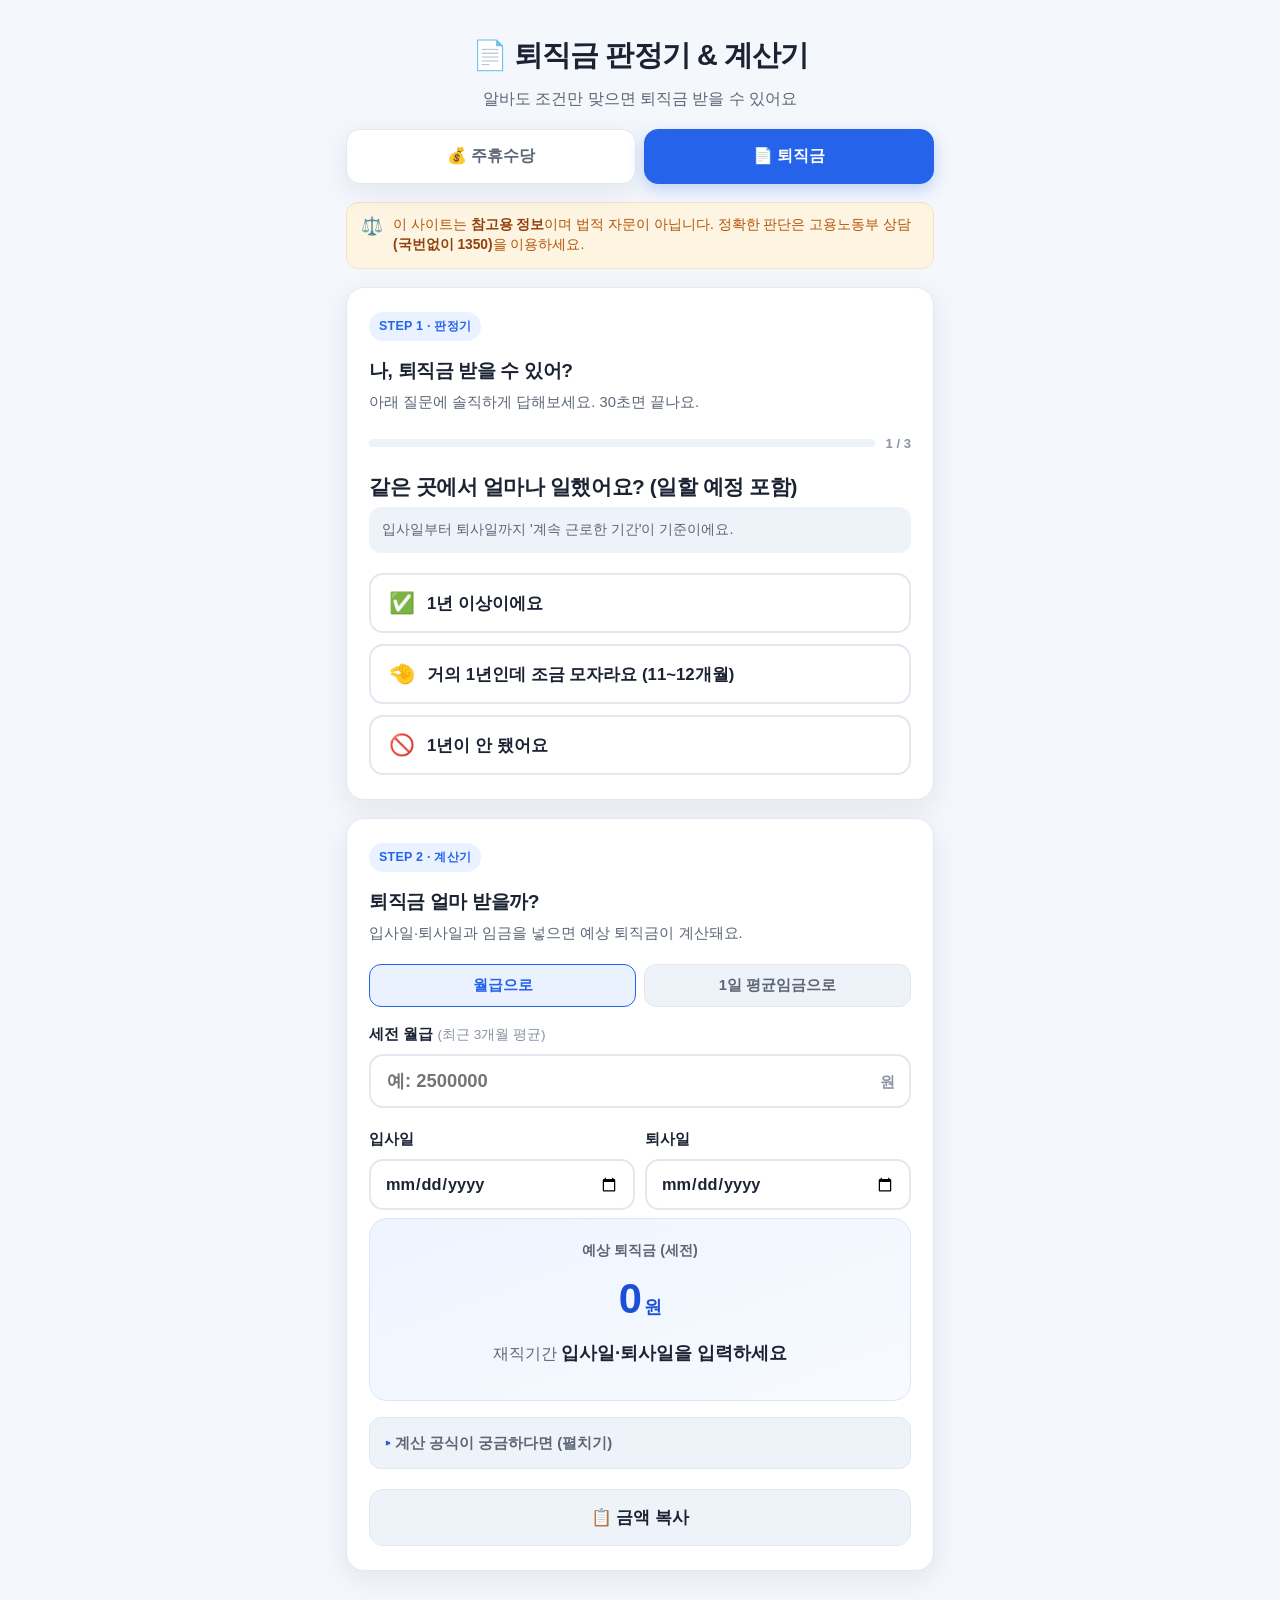
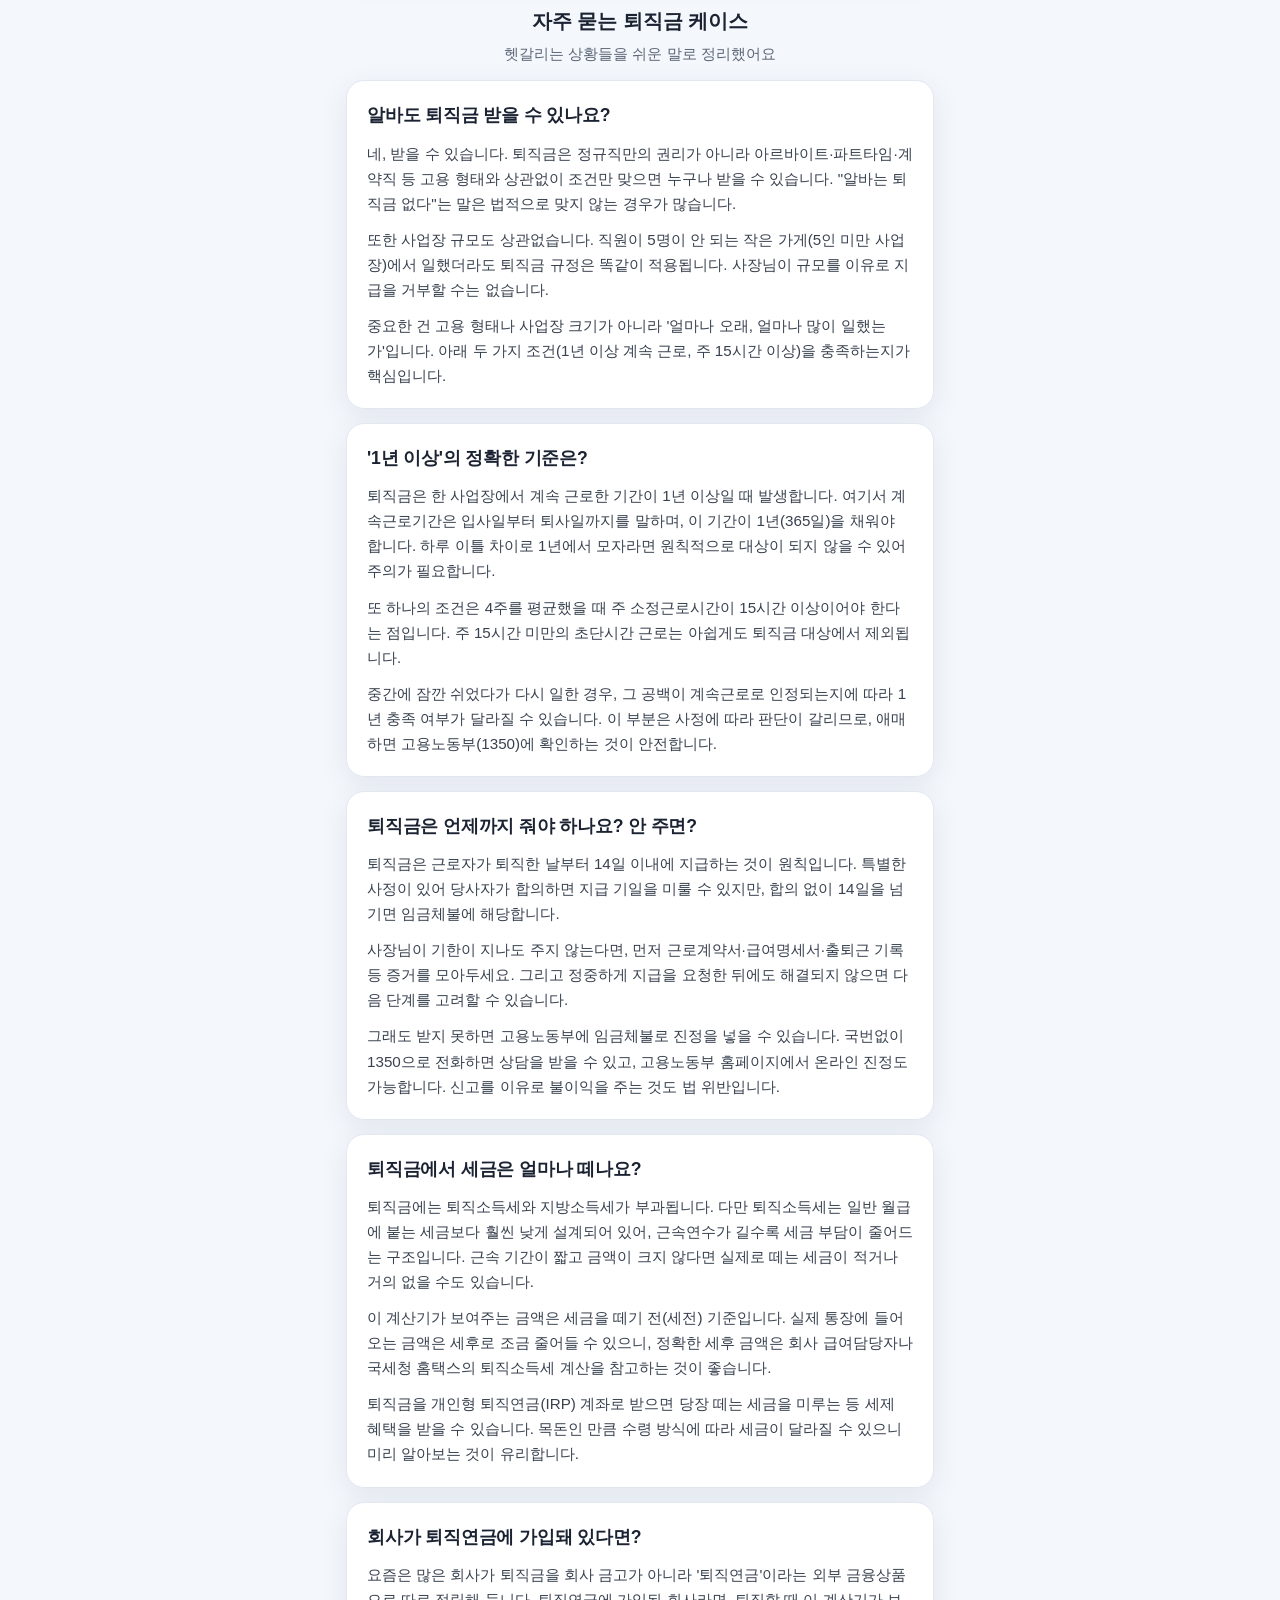
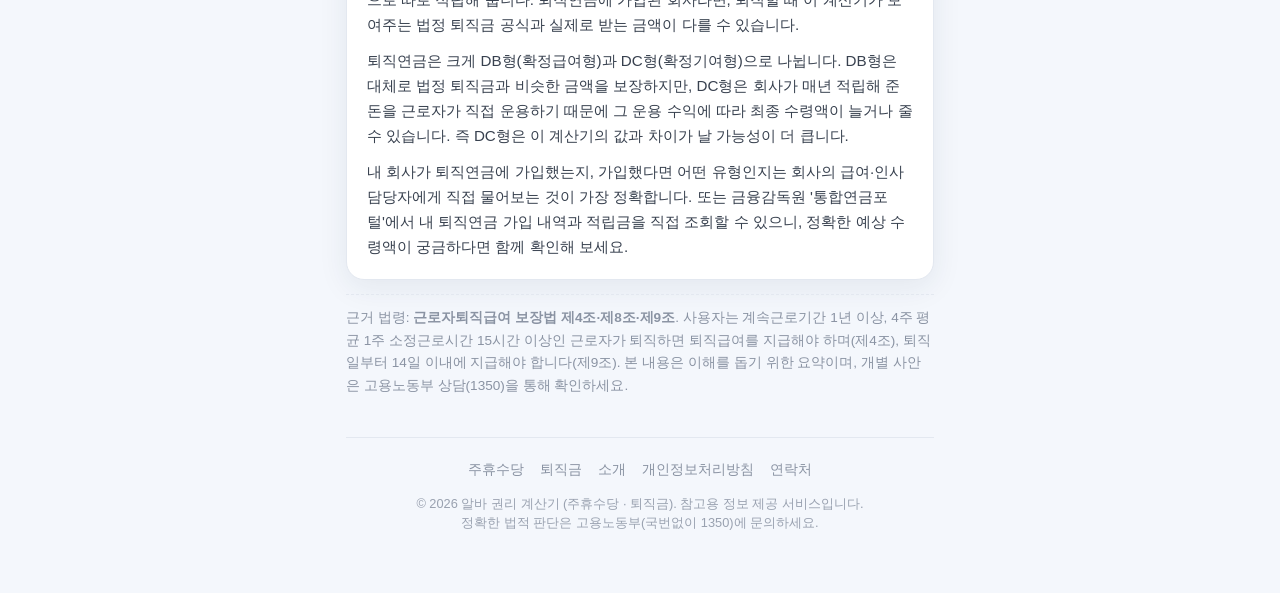
<file: toejik.html>
<!DOCTYPE html>
<html lang="ko">
<head>
  <meta charset="UTF-8" />
  <meta name="viewport" content="width=device-width, initial-scale=1.0" />
  <meta name="google-site-verification" content="tqDl8S2tYXEa9xzhlGxQzn0HwiY2uJCHvbh6UM1SFNE" />
  <meta name="naver-site-verification" content="ebfb3b7ef663265ae94d19c20db2c4965bf702b1" />
  <title>퇴직금 계산기 · 알바 퇴직금 조건 판정기 | 재직일수로 바로 계산</title>
  <meta name="description" content="퇴직금 계산기와 조건 판정기. 질문 몇 개에 답하면 내가 퇴직금을 받을 수 있는지 알려드려요. 입사일·퇴사일과 평균임금만 넣으면 예상 퇴직금이 바로 계산됩니다. 알바·계약직·5인 미만 사업장도 확인하세요." />
  <meta name="keywords" content="퇴직금 계산기, 알바 퇴직금, 퇴직금 조건, 퇴직금 계산, 퇴직금 지급조건, 아르바이트 퇴직금, 퇴직금 1년" />
  <meta name="theme-color" content="#2563eb" />
  <meta property="og:title" content="퇴직금 계산기 · 알바 퇴직금 조건 판정기" />
  <meta property="og:description" content="질문에 답하면 내가 퇴직금 받을 수 있는지 알려드려요. 입사일·퇴사일로 예상 금액까지 계산!" />
  <meta property="og:type" content="website" />
  <link rel="stylesheet" href="style.css" />
</head>
<body>
  <div class="wrap">
    <header class="site-header">
      <h1>📄 퇴직금 판정기 & 계산기</h1>
      <p class="subtitle">알바도 조건만 맞으면 퇴직금 받을 수 있어요</p>
    </header>

    <!-- 탭: 주휴수당 / 퇴직금 -->
    <nav class="tab-nav">
      <a href="index.html" class="tab">💰 주휴수당</a>
      <a href="toejik.html" class="tab active">📄 퇴직금</a>
    </nav>

    <!-- 법적 고지 -->
    <div class="disclaimer">
      <span class="ico">⚖️</span>
      <div>
        이 사이트는 <strong>참고용 정보</strong>이며 법적 자문이 아닙니다.
        정확한 판단은 고용노동부 상담 <strong>(국번없이 1350)</strong>을 이용하세요.
      </div>
    </div>

    <!-- ===== 판정기 ===== -->
    <div class="card" id="quizCard">
      <span class="card-label">STEP 1 · 판정기</span>
      <h2 class="card-title">나, 퇴직금 받을 수 있어?</h2>
      <p class="card-desc">아래 질문에 솔직하게 답해보세요. 30초면 끝나요.</p>

      <div class="quiz-progress" id="quizProgress">
        <div class="bar"><i id="quizBar"></i></div>
        <span class="step" id="quizStep">1 / 3</span>
      </div>

      <div id="questionArea">
        <p class="question" id="questionText"></p>
        <p class="question-help" id="questionHelp"></p>
        <div class="answers" id="answersArea"></div>
        <button class="btn-back" id="backBtn" style="display:none;">← 이전 질문</button>
      </div>

      <div class="result-box" id="quizResult">
        <div class="result-emoji" id="resEmoji">🎉</div>
        <p class="result-verdict" id="resVerdict"></p>
        <div class="result-reason" id="resReason"></div>
        <div class="next-hint" id="nextHint" style="display:none;">
          👇 아래 계산기에서 예상 퇴직금을 확인해보세요!
        </div>
        <div class="btn-row">
          <button class="btn btn-ghost" id="quizCopyBtn">📋 결과 복사</button>
          <button class="btn btn-primary" id="quizRetryBtn">🔄 다시 하기</button>
        </div>
      </div>
    </div>

    <!-- ===== 계산기 ===== -->
    <div class="card" id="calcCard">
      <span class="card-label">STEP 2 · 계산기</span>
      <h2 class="card-title">퇴직금 얼마 받을까?</h2>
      <p class="card-desc">입사일·퇴사일과 임금을 넣으면 예상 퇴직금이 계산돼요.</p>

      <!-- 임금 입력 방식 -->
      <div class="seg" id="wageMode">
        <button class="seg-btn active" data-mode="monthly">월급으로</button>
        <button class="seg-btn" data-mode="daily">1일 평균임금으로</button>
      </div>

      <div class="field" id="monthlyField">
        <label for="monthlyInput">세전 월급 <span class="hint">(최근 3개월 평균)</span></label>
        <div class="input-wrap">
          <input type="number" id="monthlyInput" inputmode="numeric" min="0" step="10000" placeholder="예: 2500000" />
          <span class="unit">원</span>
        </div>
      </div>

      <div class="field" id="dailyField" style="display:none;">
        <label for="dailyInput">1일 평균임금 <span class="hint">(3개월 임금총액 ÷ 총일수)</span></label>
        <div class="input-wrap">
          <input type="number" id="dailyInput" inputmode="numeric" min="0" step="1000" placeholder="예: 83000" />
          <span class="unit">원</span>
        </div>
      </div>

      <div class="date-row">
        <div class="field">
          <label for="startDate">입사일</label>
          <input type="date" id="startDate" />
        </div>
        <div class="field">
          <label for="endDate">퇴사일</label>
          <input type="date" id="endDate" />
        </div>
      </div>

      <div class="calc-result" id="calcResult">
        <div class="row1">예상 퇴직금 (세전)</div>
        <div class="amount"><span id="toejikAmount">0</span><small> 원</small></div>
        <div class="monthly">재직기간 <b id="periodText">—</b></div>
        <div class="calc-warn" id="calcWarn"></div>
      </div>

      <details class="formula">
        <summary>계산 공식이 궁금하다면 (펼치기)</summary>
        <div class="body">
          <p>퇴직금은 <b>1일 평균임금 × 30일 × (재직일수 ÷ 365)</b>로 계산합니다.</p>
          <p><code>퇴직금 = 1일 평균임금 × 30 × (재직일수 ÷ 365)</code></p>
          <p>1일 평균임금은 원칙적으로 <b>퇴직 전 3개월간 받은 임금 총액 ÷ 그 기간의 총일수</b>예요. 월급만 아는 경우 이 계산기는 <code>월급 ÷ 30</code>으로 어림잡아 계산합니다.</p>
          <p>여기에는 <b>세금 공제 전(세전)</b> 금액이 나와요. 실제 지급액은 퇴직소득세 등을 뗀 뒤 조금 줄어들 수 있습니다.</p>
          <p style="color:var(--text-mute);">※ 상여금·연차수당 등이 있으면 평균임금이 올라가 실제 퇴직금이 더 많을 수 있어요.</p>
        </div>
      </details>

      <div class="btn-row">
        <button class="btn btn-ghost" id="calcCopyBtn">📋 금액 복사</button>
      </div>
    </div>

    <!-- ===== 설명(SEO) ===== -->
    <div class="info">
      <h2 class="info-heading">자주 묻는 퇴직금 케이스</h2>
      <p class="info-sub">헷갈리는 상황들을 쉬운 말로 정리했어요</p>

      <section>
        <h2>알바도 퇴직금 받을 수 있나요?</h2>
        <p>네, 받을 수 있습니다. 퇴직금은 정규직만의 권리가 아니라 아르바이트·파트타임·계약직 등 고용 형태와 상관없이 조건만 맞으면 누구나 받을 수 있습니다. "알바는 퇴직금 없다"는 말은 법적으로 맞지 않는 경우가 많습니다.</p>
        <p>또한 사업장 규모도 상관없습니다. 직원이 5명이 안 되는 작은 가게(5인 미만 사업장)에서 일했더라도 퇴직금 규정은 똑같이 적용됩니다. 사장님이 규모를 이유로 지급을 거부할 수는 없습니다.</p>
        <p>중요한 건 고용 형태나 사업장 크기가 아니라 '얼마나 오래, 얼마나 많이 일했는가'입니다. 아래 두 가지 조건(1년 이상 계속 근로, 주 15시간 이상)을 충족하는지가 핵심입니다.</p>
      </section>

      <section>
        <h2>'1년 이상'의 정확한 기준은?</h2>
        <p>퇴직금은 한 사업장에서 계속 근로한 기간이 1년 이상일 때 발생합니다. 여기서 계속근로기간은 입사일부터 퇴사일까지를 말하며, 이 기간이 1년(365일)을 채워야 합니다. 하루 이틀 차이로 1년에서 모자라면 원칙적으로 대상이 되지 않을 수 있어 주의가 필요합니다.</p>
        <p>또 하나의 조건은 4주를 평균했을 때 주 소정근로시간이 15시간 이상이어야 한다는 점입니다. 주 15시간 미만의 초단시간 근로는 아쉽게도 퇴직금 대상에서 제외됩니다.</p>
        <p>중간에 잠깐 쉬었다가 다시 일한 경우, 그 공백이 계속근로로 인정되는지에 따라 1년 충족 여부가 달라질 수 있습니다. 이 부분은 사정에 따라 판단이 갈리므로, 애매하면 고용노동부(1350)에 확인하는 것이 안전합니다.</p>
      </section>

      <section>
        <h2>퇴직금은 언제까지 줘야 하나요? 안 주면?</h2>
        <p>퇴직금은 근로자가 퇴직한 날부터 14일 이내에 지급하는 것이 원칙입니다. 특별한 사정이 있어 당사자가 합의하면 지급 기일을 미룰 수 있지만, 합의 없이 14일을 넘기면 임금체불에 해당합니다.</p>
        <p>사장님이 기한이 지나도 주지 않는다면, 먼저 근로계약서·급여명세서·출퇴근 기록 등 증거를 모아두세요. 그리고 정중하게 지급을 요청한 뒤에도 해결되지 않으면 다음 단계를 고려할 수 있습니다.</p>
        <p>그래도 받지 못하면 고용노동부에 임금체불로 진정을 넣을 수 있습니다. 국번없이 1350으로 전화하면 상담을 받을 수 있고, 고용노동부 홈페이지에서 온라인 진정도 가능합니다. 신고를 이유로 불이익을 주는 것도 법 위반입니다.</p>
      </section>

      <section>
        <h2>퇴직금에서 세금은 얼마나 떼나요?</h2>
        <p>퇴직금에는 퇴직소득세와 지방소득세가 부과됩니다. 다만 퇴직소득세는 일반 월급에 붙는 세금보다 훨씬 낮게 설계되어 있어, 근속연수가 길수록 세금 부담이 줄어드는 구조입니다. 근속 기간이 짧고 금액이 크지 않다면 실제로 떼는 세금이 적거나 거의 없을 수도 있습니다.</p>
        <p>이 계산기가 보여주는 금액은 세금을 떼기 전(세전) 기준입니다. 실제 통장에 들어오는 금액은 세후로 조금 줄어들 수 있으니, 정확한 세후 금액은 회사 급여담당자나 국세청 홈택스의 퇴직소득세 계산을 참고하는 것이 좋습니다.</p>
        <p>퇴직금을 개인형 퇴직연금(IRP) 계좌로 받으면 당장 떼는 세금을 미루는 등 세제 혜택을 받을 수 있습니다. 목돈인 만큼 수령 방식에 따라 세금이 달라질 수 있으니 미리 알아보는 것이 유리합니다.</p>
      </section>

      <section>
        <h2>회사가 퇴직연금에 가입돼 있다면?</h2>
        <p>요즘은 많은 회사가 퇴직금을 회사 금고가 아니라 '퇴직연금'이라는 외부 금융상품으로 따로 적립해 둡니다. 퇴직연금에 가입된 회사라면, 퇴직할 때 이 계산기가 보여주는 법정 퇴직금 공식과 실제로 받는 금액이 다를 수 있습니다.</p>
        <p>퇴직연금은 크게 DB형(확정급여형)과 DC형(확정기여형)으로 나뉩니다. DB형은 대체로 법정 퇴직금과 비슷한 금액을 보장하지만, DC형은 회사가 매년 적립해 준 돈을 근로자가 직접 운용하기 때문에 그 운용 수익에 따라 최종 수령액이 늘거나 줄 수 있습니다. 즉 DC형은 이 계산기의 값과 차이가 날 가능성이 더 큽니다.</p>
        <p>내 회사가 퇴직연금에 가입했는지, 가입했다면 어떤 유형인지는 회사의 급여·인사 담당자에게 직접 물어보는 것이 가장 정확합니다. 또는 금융감독원 '통합연금포털'에서 내 퇴직연금 가입 내역과 적립금을 직접 조회할 수 있으니, 정확한 예상 수령액이 궁금하다면 함께 확인해 보세요.</p>
      </section>

      <p class="law-ref">
        근거 법령: <strong>근로자퇴직급여 보장법 제4조·제8조·제9조</strong>.
        사용자는 계속근로기간 1년 이상, 4주 평균 1주 소정근로시간 15시간 이상인 근로자가 퇴직하면
        퇴직급여를 지급해야 하며(제4조), 퇴직일부터 14일 이내에 지급해야 합니다(제9조).
        본 내용은 이해를 돕기 위한 요약이며, 개별 사안은 고용노동부 상담(1350)을 통해 확인하세요.
      </p>
    </div>

    <footer class="site-footer">
      <nav>
        <a href="index.html">주휴수당</a>
        <a href="toejik.html">퇴직금</a>
        <a href="about.html">소개</a>
        <a href="privacy.html">개인정보처리방침</a>
        <a href="contact.html">연락처</a>
      </nav>
      <p class="copyright">
        © 2026 알바 권리 계산기 (주휴수당 · 퇴직금). 참고용 정보 제공 서비스입니다.<br />
        정확한 법적 판단은 고용노동부(국번없이 1350)에 문의하세요.
      </p>
    </footer>
  </div>

  <div class="toast" id="toast"></div>

  <script>
  (function () {
    "use strict";

    /* =======================================================
       📌 매년/기준 숫자는 여기 한 곳에서 관리합니다.
       ======================================================= */
    var CONFIG = {
      MIN_YEARS: 1,             // 퇴직금 발생 최소 계속근로(년)
      MIN_HOURS: 15,            // 4주 평균 주 소정근로시간 하한
      DAYS_PER_YEAR: 365,       // 연 환산 기준일
      AVG_DAYS_PER_MONTH: 30,   // 월급→1일 평균임금 어림 계산용
      PAY_DEADLINE_DAYS: 14     // 퇴직금 지급기한(일)
    };

    /* ================= 판정기 ================= */
    var QUESTIONS = [
      {
        text: "같은 곳에서 얼마나 일했어요? (일할 예정 포함)",
        help: "입사일부터 퇴사일까지 '계속 근로한 기간'이 기준이에요.",
        answers: [
          { label: "1년 이상이에요", em: "✅", value: "y" },
          { label: "거의 1년인데 조금 모자라요 (11~12개월)", em: "🤏", value: "close" },
          { label: "1년이 안 됐어요", em: "🚫", value: "n" }
        ]
      },
      {
        text: "주 소정근로시간이 15시간 이상인가요?",
        help: "4주를 평균한 1주 근무시간이에요. (예: 하루 4시간 × 주 4일 = 16시간)",
        answers: [
          { label: "네, 15시간 이상이에요", em: "✅", value: "y" },
          { label: "아니요, 15시간 미만이에요", em: "🚫", value: "n" },
          { label: "잘 모르겠어요 (주마다 들쭉날쭉해요)", em: "🤔", value: "unsure" }
        ]
      },
      {
        text: "중간에 그만뒀다 다시 들어오거나, 길게 쉰 적 있어요?",
        help: "퇴사 후 재입사하거나 공백이 길면 '계속근로'로 볼지 달라질 수 있어요.",
        answers: [
          { label: "아니요, 쭉 일했어요", em: "🔁", value: "y" },
          { label: "중간에 끊긴 적 있어요", em: "✂️", value: "broke" }
        ]
      }
    ];

    var VERDICTS = {
      yes: {
        cls: "yes", emoji: "🎉", verdict: "받을 수 있어요!",
        copy: "나 퇴직금 받을 수 있대!", showCalc: true,
        reason: function () {
          return "두 가지 핵심 조건을 모두 충족했어요:" +
            "<ul>" +
            "<li>계속근로 <span class='accent-yes'>1년 이상</span> ✅</li>" +
            "<li>주 <span class='accent-yes'>15시간 이상</span> 근무 ✅</li>" +
            "</ul>" +
            "퇴직금은 <b>알바·계약직·5인 미만 사업장도 똑같이</b> 받을 수 있는 법적 권리예요. 아래 계산기로 예상 금액을 확인해보세요.";
        }
      },
      no_year: {
        cls: "no", emoji: "😢", verdict: "못 받아요",
        copy: "난 아직 퇴직금 대상이 아니래.", showCalc: false,
        reason: function () {
          return "퇴직금은 한 곳에서 <span class='accent-no'>1년 이상 계속 근로</span>해야 발생해요. " +
            "1년(365일)을 채우지 못하면 아쉽게도 대상이 아니에요." +
            "<ul><li>1년을 채우면 그때부터 대상이 되니, 남은 기간을 확인해보세요.</li></ul>";
        }
      },
      no_hours: {
        cls: "no", emoji: "😢", verdict: "못 받아요",
        copy: "난 아직 퇴직금 대상이 아니래.", showCalc: false,
        reason: function () {
          return "퇴직금은 <span class='accent-no'>4주 평균 주 15시간 이상</span> 일해야 대상이 돼요. " +
            "주 15시간 미만의 초단시간 근로는 아쉽게도 제외됩니다." +
            "<ul><li>근무시간이 늘어 주 15시간을 넘으면 그때부터 대상이 될 수 있어요.</li></ul>";
        }
      },
      maybe_close: {
        cls: "maybe", emoji: "🤔", verdict: "애매해요",
        copy: "내 퇴직금은 좀 애매한 케이스래.", showCalc: true,
        reason: function () {
          return "1년에 <span class='accent-maybe'>아주 조금 모자란</span> 경우예요." +
            "<ul>" +
            "<li>퇴직금은 계속근로 <b>1년(365일)을 채워야</b> 발생해요. 하루라도 모자라면 원칙적으로 대상이 아니에요.</li>" +
            "<li>단, 입사일·퇴사일 계산이나 남은 연차 사용 등으로 실제 근속이 1년을 넘길 수도 있어요.</li>" +
            "</ul>" +
            "정확한 재직일수는 아래 계산기로 확인하고, 애매하면 <b>고용노동부 1350</b> 상담을 받아보세요.";
        }
      },
      maybe_hours: {
        cls: "maybe", emoji: "🤔", verdict: "애매해요",
        copy: "내 퇴직금은 좀 애매한 케이스래.", showCalc: true,
        reason: function () {
          return "근무시간이 <span class='accent-maybe'>주마다 들쭉날쭉해서</span> 주 15시간 조건이 애매한 경우예요." +
            "<ul>" +
            "<li>퇴직금은 <b>4주를 평균</b>한 1주 소정근로시간이 15시간 이상이어야 대상이 돼요. 어떤 주는 넘고 어떤 주는 모자라더라도, 평균이 15시간 이상이면 대상이 될 수 있어요.</li>" +
            "<li>계약서에 정한 근무시간과 실제 근무한 시간을 4주 단위로 계산해보면 판단에 도움이 돼요.</li>" +
            "</ul>" +
            "이런 경우는 <b>계속근로 인정 여부와 평균시간 계산</b>에 따라 달라지니, <b>고용노동부 1350</b> 상담을 받아보시길 권해요.";
        }
      },
      maybe_break: {
        cls: "maybe", emoji: "🤔", verdict: "애매해요",
        copy: "내 퇴직금은 좀 애매한 케이스래.", showCalc: true,
        reason: function () {
          return "1년 이상 + 주 15시간은 채웠지만, <span class='accent-maybe'>중간에 근로가 끊긴 적</span>이 있는 경우예요." +
            "<ul>" +
            "<li>공백 기간이 짧고 사실상 이어서 일했다면 <b>계속근로로 인정</b>되어 전체 기간이 합산될 수 있어요.</li>" +
            "<li>반대로 완전히 그만뒀다가 한참 뒤 새로 입사한 거라면 기간이 나뉘어 1년에 못 미칠 수 있어요.</li>" +
            "</ul>" +
            "이 부분은 판단이 갈리니 <b>고용노동부 1350</b> 상담을 추천해요. 예상 금액은 아래에서 확인할 수 있어요.";
        }
      }
    };

    function judge(a) {
      if (a[0] === "n") return VERDICTS.no_year;
      if (a[1] === "n") return VERDICTS.no_hours;
      if (a[0] === "close") return VERDICTS.maybe_close;
      if (a[1] === "unsure") return VERDICTS.maybe_hours;
      if (a[2] === "broke") return VERDICTS.maybe_break;
      return VERDICTS.yes;
    }

    var answers = [];
    var current = 0;

    var quizBar = document.getElementById("quizBar");
    var quizStep = document.getElementById("quizStep");
    var quizProgress = document.getElementById("quizProgress");
    var questionArea = document.getElementById("questionArea");
    var questionText = document.getElementById("questionText");
    var questionHelp = document.getElementById("questionHelp");
    var answersArea = document.getElementById("answersArea");
    var backBtn = document.getElementById("backBtn");
    var quizResult = document.getElementById("quizResult");
    var resEmoji = document.getElementById("resEmoji");
    var resVerdict = document.getElementById("resVerdict");
    var resReason = document.getElementById("resReason");
    var nextHint = document.getElementById("nextHint");
    var quizCopyBtn = document.getElementById("quizCopyBtn");
    var quizRetryBtn = document.getElementById("quizRetryBtn");
    var toast = document.getElementById("toast");

    function renderQuestion() {
      var q = QUESTIONS[current];
      questionText.textContent = q.text;
      questionHelp.textContent = q.help;
      answersArea.innerHTML = "";
      q.answers.forEach(function (ans) {
        var b = document.createElement("button");
        b.className = "btn btn-answer";
        b.innerHTML = "<span class='em'>" + ans.em + "</span><span>" + ans.label + "</span>";
        b.addEventListener("click", function () { answer(ans.value); });
        answersArea.appendChild(b);
      });
      backBtn.style.display = current > 0 ? "block" : "none";
      quizBar.style.width = (current / QUESTIONS.length) * 100 + "%";
      quizStep.textContent = (current + 1) + " / " + QUESTIONS.length;
    }

    function answer(value) {
      answers[current] = value;
      // 조기 종료
      if (current === 0 && value === "n") { showResult(); return; }
      if (current === 1 && (value === "n" || value === "unsure")) { showResult(); return; }
      if (current < QUESTIONS.length - 1) { current++; renderQuestion(); }
      else showResult();
    }

    function showResult() {
      var v = judge(answers);
      quizBar.style.width = "100%";
      questionArea.style.display = "none";
      quizProgress.style.display = "none";
      resEmoji.textContent = v.emoji;
      resVerdict.textContent = v.verdict;
      resVerdict.className = "result-verdict " + v.cls;
      resReason.innerHTML = v.reason();
      nextHint.style.display = v.showCalc ? "block" : "none";
      quizResult.classList.add("show");
      quizResult.dataset.copy = v.copy;
    }

    function resetQuiz() {
      answers = []; current = 0;
      quizResult.classList.remove("show");
      questionArea.style.display = "block";
      quizProgress.style.display = "flex";
      renderQuestion();
    }

    backBtn.addEventListener("click", function () {
      if (current > 0) { current--; renderQuestion(); }
    });
    quizRetryBtn.addEventListener("click", resetQuiz);

    quizCopyBtn.addEventListener("click", function () {
      var msg = quizResult.dataset.copy || "나 퇴직금 받을 수 있을까?";
      var url = location.href.split(/[?#]/)[0];
      var text = msg + " 너도 확인해봐 👉 퇴직금 판정기\n" + url;
      copyText(text, quizCopyBtn, "📋 결과 복사");
    });

    /* ================= 계산기 ================= */
    var wageMode = document.getElementById("wageMode");
    var monthlyField = document.getElementById("monthlyField");
    var dailyField = document.getElementById("dailyField");
    var monthlyInput = document.getElementById("monthlyInput");
    var dailyInput = document.getElementById("dailyInput");
    var startDate = document.getElementById("startDate");
    var endDate = document.getElementById("endDate");
    var toejikAmount = document.getElementById("toejikAmount");
    var periodText = document.getElementById("periodText");
    var calcWarn = document.getElementById("calcWarn");
    var calcCopyBtn = document.getElementById("calcCopyBtn");

    var mode = "monthly"; // monthly | daily

    function won(n) { return Math.round(n).toLocaleString("ko-KR"); }

    // 1일 평균임금 구하기
    function getDailyWage() {
      if (mode === "monthly") {
        var m = parseFloat(monthlyInput.value) || 0;
        return m > 0 ? m / CONFIG.AVG_DAYS_PER_MONTH : 0;
      }
      return parseFloat(dailyInput.value) || 0;
    }

    // 재직일수 (입사일~퇴사일, 양끝 포함)
    function getDays() {
      if (!startDate.value || !endDate.value) return null;
      var s = new Date(startDate.value);
      var e = new Date(endDate.value);
      if (isNaN(s) || isNaN(e)) return null;
      var diff = Math.round((e - s) / 86400000) + 1; // 양끝 포함
      return diff;
    }

    function periodLabel(days) {
      var y = Math.floor(days / CONFIG.DAYS_PER_YEAR);
      var rem = days - y * CONFIG.DAYS_PER_YEAR;
      var mo = Math.floor(rem / 30);
      var parts = [];
      if (y > 0) parts.push(y + "년");
      if (mo > 0) parts.push(mo + "개월");
      parts.push("(총 " + days.toLocaleString("ko-KR") + "일)");
      return parts.join(" ");
    }

    function updateCalc() {
      var daily = getDailyWage();
      var days = getDays();

      if (!days || days <= 0) {
        toejikAmount.textContent = "0";
        periodText.textContent = "입사일·퇴사일을 입력하세요";
        calcWarn.textContent = "";
        calcCopyBtn.dataset.amount = "";
        return;
      }

      periodText.textContent = periodLabel(days);

      if (daily <= 0) {
        toejikAmount.textContent = "0";
        calcWarn.textContent = "임금(월급 또는 1일 평균임금)을 입력하세요.";
        calcCopyBtn.dataset.amount = "";
        return;
      }

      var toejik = daily * 30 * (days / CONFIG.DAYS_PER_YEAR);
      toejikAmount.textContent = won(toejik);
      calcCopyBtn.dataset.amount = won(toejik);

      var notes = [];
      if (days < CONFIG.DAYS_PER_YEAR) {
        notes.push("⚠️ 재직 1년 미만이라 실제로는 퇴직금 대상이 아닐 수 있어요. (아래는 참고용 환산액)");
      }
      if (mode === "monthly") {
        notes.push("※ 월급 ÷ 30으로 1일 평균임금을 어림한 값이에요. 상여·수당이 있으면 실제 금액이 더 클 수 있어요.");
      }
      calcWarn.innerHTML = notes.join("<br>");
    }

    // 임금 방식 토글
    wageMode.addEventListener("click", function (e) {
      var btn = e.target.closest(".seg-btn");
      if (!btn) return;
      mode = btn.dataset.mode;
      wageMode.querySelectorAll(".seg-btn").forEach(function (b) {
        b.classList.toggle("active", b === btn);
      });
      monthlyField.style.display = mode === "monthly" ? "block" : "none";
      dailyField.style.display = mode === "daily" ? "block" : "none";
      updateCalc();
    });

    [monthlyInput, dailyInput, startDate, endDate].forEach(function (el) {
      el.addEventListener("input", updateCalc);
      el.addEventListener("change", updateCalc);
    });

    calcCopyBtn.addEventListener("click", function () {
      var amount = calcCopyBtn.dataset.amount;
      var url = location.href.split(/[?#]/)[0];
      var text = amount
        ? "내 예상 퇴직금은 약 " + amount + "원(세전)! 너도 계산해봐 👉 퇴직금 계산기\n" + url
        : "퇴직금 계산해봤어! 너도 확인해봐 👉 퇴직금 계산기\n" + url;
      copyText(text, calcCopyBtn, "📋 금액 복사");
    });

    /* ================= 공통: 복사 & 토스트 ================= */
    function showToast(msg) {
      toast.textContent = msg;
      toast.classList.add("show");
      clearTimeout(toast._t);
      toast._t = setTimeout(function () { toast.classList.remove("show"); }, 1800);
    }

    function copyText(text, btn, restoreLabel) {
      doCopy(text).then(function () {
        btn.classList.add("copied");
        btn.textContent = "✅ 복사됨!";
        showToast("클립보드에 복사했어요!");
        setTimeout(function () {
          btn.classList.remove("copied");
          btn.textContent = restoreLabel;
        }, 1500);
      }).catch(function () {
        showToast("복사에 실패했어요. 직접 복사해 주세요.");
      });
    }

    function doCopy(text) {
      if (navigator.clipboard && navigator.clipboard.writeText) {
        return navigator.clipboard.writeText(text);
      }
      return new Promise(function (resolve, reject) {
        try {
          var ta = document.createElement("textarea");
          ta.value = text;
          ta.style.position = "fixed"; ta.style.opacity = "0";
          document.body.appendChild(ta);
          ta.select();
          var ok = document.execCommand("copy");
          document.body.removeChild(ta);
          ok ? resolve() : reject();
        } catch (e) { reject(e); }
      });
    }

    /* ================= 초기화 ================= */
    renderQuestion();
    updateCalc();
  })();
  </script>
</body>
</html>
</file>
<file: style.css>
/* ===== 주휴수당 판정기 + 계산기 — 밝은 테마 ===== */
:root {
  --bg: #f4f7fc;
  --bg-soft: #eef2f9;
  --card: #ffffff;
  --border: #e3e8f0;
  --text: #1b2333;
  --text-dim: #5c6675;
  --text-mute: #8a93a3;
  --primary: #2563eb;
  --primary-dark: #1d4ed8;
  --primary-soft: #eaf1ff;
  --green: #10b981;
  --green-soft: #e7f8f1;
  --green-dark: #047857;
  --amber: #f59e0b;
  --amber-soft: #fef4e2;
  --amber-dark: #b45309;
  --red: #ef4444;
  --red-soft: #fdeaea;
  --red-dark: #b91c1c;
  --radius: 18px;
  --radius-sm: 12px;
  --shadow: 0 8px 30px rgba(31, 45, 80, 0.08);
  --shadow-lg: 0 16px 50px rgba(31, 45, 80, 0.14);
  --font: -apple-system, BlinkMacSystemFont, "Segoe UI", "Apple SD Gothic Neo",
    "Malgun Gothic", "맑은 고딕", Roboto, sans-serif;
}

* { box-sizing: border-box; }
html, body { margin: 0; padding: 0; }

body {
  background: var(--bg);
  color: var(--text);
  font-family: var(--font);
  line-height: 1.65;
  -webkit-font-smoothing: antialiased;
  min-height: 100vh;
}

.wrap {
  width: 100%;
  max-width: 620px;
  margin: 0 auto;
  padding: 20px 16px 48px;
}

/* ===== 헤더 ===== */
.site-header { text-align: center; padding: 12px 0 2px; }
.site-header h1 {
  font-size: 1.55rem;
  margin: 0 0 6px;
  letter-spacing: -0.03em;
}
.site-header .subtitle {
  color: var(--text-dim);
  font-size: 0.98rem;
  margin: 0;
}

/* ===== 법적 고지 배너 ===== */
.disclaimer {
  display: flex;
  gap: 10px;
  align-items: flex-start;
  background: var(--amber-soft);
  border: 1px solid #f6e2bd;
  color: var(--amber-dark);
  border-radius: var(--radius-sm);
  padding: 12px 14px;
  font-size: 0.86rem;
  line-height: 1.5;
  margin: 18px 0 6px;
}
.disclaimer .ico { font-size: 1.1rem; line-height: 1.3; flex-shrink: 0; }
.disclaimer strong { color: #92400e; }
.disclaimer a { color: var(--amber-dark); font-weight: 700; }

/* ===== 탭 네비게이션 (주휴수당/퇴직금) ===== */
.tab-nav {
  display: flex;
  gap: 8px;
  margin-top: 16px;
}
.tab-nav .tab {
  flex: 1;
  text-align: center;
  text-decoration: none;
  padding: 13px 10px;
  border-radius: 14px;
  font-weight: 800;
  font-size: 1rem;
  background: var(--card);
  border: 1px solid var(--border);
  color: var(--text-dim);
  box-shadow: var(--shadow);
  transition: border-color 0.15s, color 0.15s, background 0.15s;
}
.tab-nav .tab.active {
  background: var(--primary);
  color: #fff;
  border-color: var(--primary);
  box-shadow: 0 6px 16px rgba(37, 99, 235, 0.25);
}
.tab-nav .tab:not(.active):hover {
  border-color: var(--primary);
  color: var(--primary);
}

/* ===== 세그먼트 토글 (월급/일평균임금) ===== */
.seg {
  display: flex;
  gap: 8px;
  margin-bottom: 14px;
}
.seg-btn {
  flex: 1;
  padding: 11px 10px;
  border-radius: 12px;
  border: 1px solid var(--border);
  background: var(--bg-soft);
  color: var(--text-dim);
  font-weight: 700;
  font-size: 0.92rem;
  font-family: inherit;
  cursor: pointer;
  transition: background 0.15s, border-color 0.15s, color 0.15s;
}
.seg-btn.active {
  background: var(--primary-soft);
  border-color: var(--primary);
  color: var(--primary);
}

/* ===== 날짜 입력 ===== */
.date-row { display: flex; gap: 10px; }
.date-row .field { flex: 1; margin-bottom: 0; }
input[type="date"] {
  width: 100%;
  font-size: 1.02rem;
  font-weight: 700;
  font-family: inherit;
  padding: 13px 14px;
  border: 2px solid var(--border);
  border-radius: 14px;
  background: var(--card);
  color: var(--text);
  -webkit-appearance: none;
}
input[type="date"]:focus { outline: none; border-color: var(--primary); }
.calc-note { font-size: 0.84rem; color: var(--text-mute); margin: 8px 0 0; }

/* ===== 카드 공통 ===== */
.card {
  background: var(--card);
  border: 1px solid var(--border);
  border-radius: var(--radius);
  box-shadow: var(--shadow);
  padding: 24px 22px;
  margin-top: 18px;
}
.card-label {
  display: inline-block;
  font-size: 0.78rem;
  font-weight: 800;
  letter-spacing: 0.02em;
  color: var(--primary);
  background: var(--primary-soft);
  padding: 4px 10px;
  border-radius: 999px;
  margin-bottom: 14px;
}
.card h2.card-title { font-size: 1.2rem; margin: 0 0 4px; letter-spacing: -0.02em; }
.card .card-desc { color: var(--text-dim); font-size: 0.92rem; margin: 0 0 18px; }

/* ===== 판정기(설문) ===== */
.quiz-progress {
  display: flex; align-items: center; gap: 10px;
  margin-bottom: 18px;
}
.quiz-progress .bar {
  flex: 1; height: 8px; border-radius: 99px; background: var(--bg-soft); overflow: hidden;
}
.quiz-progress .bar > i {
  display: block; height: 100%; width: 0%;
  background: linear-gradient(90deg, var(--primary), #4f86ff);
  border-radius: 99px; transition: width 0.35s ease;
}
.quiz-progress .step { font-size: 0.82rem; color: var(--text-mute); font-weight: 700; white-space: nowrap; }

.question {
  font-size: 1.3rem;
  font-weight: 800;
  letter-spacing: -0.02em;
  margin: 4px 0 6px;
  line-height: 1.4;
}
.question-help {
  font-size: 0.9rem;
  color: var(--text-dim);
  background: var(--bg-soft);
  border-radius: var(--radius-sm);
  padding: 11px 13px;
  margin: 0 0 20px;
}
.answers { display: flex; flex-direction: column; gap: 11px; }

/* ===== 버튼 ===== */
.btn {
  appearance: none;
  border: none;
  border-radius: 14px;
  padding: 16px 18px;
  font-size: 1.05rem;
  font-weight: 800;
  font-family: inherit;
  cursor: pointer;
  transition: transform 0.08s ease, filter 0.15s ease, background 0.15s, box-shadow 0.15s;
  width: 100%;
  color: #fff;
  text-align: center;
}
.btn:active { transform: translateY(1px) scale(0.995); }
.btn-primary { background: var(--primary); box-shadow: 0 6px 16px rgba(37, 99, 235, 0.25); }
.btn-primary:hover { background: var(--primary-dark); }
.btn-answer {
  background: var(--card);
  color: var(--text);
  border: 2px solid var(--border);
  box-shadow: none;
  text-align: left;
  display: flex; align-items: center; gap: 12px;
}
.btn-answer:hover { border-color: var(--primary); background: var(--primary-soft); }
.btn-answer .em { font-size: 1.3rem; }
.btn-ghost {
  background: var(--bg-soft);
  color: var(--text);
  border: 1px solid var(--border);
  box-shadow: none;
}
.btn-ghost:hover { background: #e2e8f4; }
.btn.copied { background: var(--green) !important; color: #fff; }

.btn-back {
  background: none; border: none; color: var(--text-mute);
  font-size: 0.9rem; font-weight: 700; cursor: pointer; padding: 8px 4px; margin-top: 14px;
  font-family: inherit;
}
.btn-back:hover { color: var(--text-dim); }

.btn-row { display: flex; gap: 10px; margin-top: 20px; }
.btn-row .btn { width: auto; flex: 1; }

/* ===== 판정 결과 ===== */
.result-box { display: none; text-align: center; }
.result-box.show { display: block; animation: fade 0.3s ease; }
@keyframes fade { from { opacity: 0; transform: translateY(8px); } to { opacity: 1; transform: none; } }

.result-emoji { font-size: 3.6rem; line-height: 1; margin-bottom: 6px; }
.result-verdict { font-size: 1.7rem; font-weight: 900; letter-spacing: -0.02em; margin: 0 0 12px; }
.result-verdict.yes { color: var(--green-dark); }
.result-verdict.no { color: var(--red-dark); }
.result-verdict.maybe { color: var(--amber-dark); }

.result-reason {
  text-align: left;
  background: var(--bg-soft);
  border-radius: var(--radius-sm);
  padding: 16px 16px;
  font-size: 0.95rem;
  color: var(--text);
  margin-bottom: 6px;
}
.result-reason ul { margin: 8px 0 0; padding-left: 18px; }
.result-reason li { margin-bottom: 5px; }
.result-reason .accent-yes { color: var(--green-dark); font-weight: 800; }
.result-reason .accent-no { color: var(--red-dark); font-weight: 800; }
.result-reason .accent-maybe { color: var(--amber-dark); font-weight: 800; }

.next-hint {
  margin-top: 16px;
  padding: 14px;
  border-radius: var(--radius-sm);
  background: var(--green-soft);
  color: var(--green-dark);
  font-weight: 700;
  font-size: 0.95rem;
}

/* ===== 계산기 ===== */
.field { margin-bottom: 18px; }
.field label { display: block; font-weight: 700; font-size: 0.95rem; margin-bottom: 8px; }
.field .hint { font-weight: 500; color: var(--text-mute); font-size: 0.85rem; }
.input-wrap { position: relative; display: flex; align-items: center; }
.input-wrap input {
  width: 100%;
  font-size: 1.15rem;
  font-weight: 700;
  font-family: inherit;
  padding: 14px 52px 14px 16px;
  border: 2px solid var(--border);
  border-radius: 14px;
  background: var(--card);
  color: var(--text);
  -webkit-appearance: none;
}
.input-wrap input:focus { outline: none; border-color: var(--primary); }
.input-wrap .unit {
  position: absolute; right: 16px; color: var(--text-mute); font-weight: 700; font-size: 0.95rem;
}
.quick-set { display: flex; gap: 8px; margin-top: 10px; flex-wrap: wrap; }
.chip-btn {
  font-size: 0.85rem; font-weight: 700; font-family: inherit;
  padding: 8px 13px; border-radius: 999px;
  border: 1px solid var(--border); background: var(--bg-soft); color: var(--text-dim);
  cursor: pointer;
}
.chip-btn:hover { border-color: var(--primary); color: var(--primary); }

.calc-result {
  margin-top: 8px;
  padding: 20px;
  border-radius: var(--radius);
  background: linear-gradient(160deg, #eef4ff, #f7fbff);
  border: 1px solid #dbe6fb;
  text-align: center;
}
.calc-result .row1 { font-size: 0.9rem; color: var(--text-dim); font-weight: 700; }
.calc-result .amount { font-size: 2.6rem; font-weight: 900; letter-spacing: -0.03em; color: var(--primary-dark); margin: 2px 0; }
.calc-result .amount small { font-size: 1.1rem; font-weight: 800; }
.calc-result .monthly { font-size: 1rem; color: var(--text-dim); margin-top: 4px; }
.calc-result .monthly b { color: var(--text); font-size: 1.15rem; }
.calc-warn { font-size: 0.82rem; color: var(--amber-dark); margin-top: 12px; }

/* ===== 접이식(공식) ===== */
details.formula {
  margin-top: 16px;
  border: 1px solid var(--border);
  border-radius: var(--radius-sm);
  background: var(--bg-soft);
  padding: 0 14px;
}
details.formula summary {
  cursor: pointer; font-weight: 700; font-size: 0.92rem; padding: 13px 0; color: var(--text-dim);
  list-style: none;
}
details.formula summary::-webkit-details-marker { display: none; }
details.formula summary::before { content: "▸ "; color: var(--primary); }
details.formula[open] summary::before { content: "▾ "; }
details.formula .body { padding: 0 0 14px; font-size: 0.9rem; color: var(--text-dim); }
details.formula .body code {
  background: #e6ecf6; padding: 2px 6px; border-radius: 6px; font-size: 0.88em; color: var(--text);
}
details.formula .body p { margin: 0 0 8px; }

/* ===== 설명(SEO) ===== */
.info { margin-top: 34px; }
.info > h2.info-heading { font-size: 1.25rem; margin: 0 0 4px; text-align: center; }
.info > p.info-sub { text-align: center; color: var(--text-dim); font-size: 0.92rem; margin: 0 0 8px; }
.info section {
  background: var(--card);
  border: 1px solid var(--border);
  border-radius: var(--radius);
  box-shadow: var(--shadow);
  padding: 20px 20px;
  margin-top: 14px;
}
.info section h2 { font-size: 1.1rem; margin: 0 0 10px; letter-spacing: -0.01em; }
.info section p { margin: 0 0 11px; color: #38414f; font-size: 0.95rem; }
.info section p:last-child { margin-bottom: 0; }
.info .law-ref {
  margin-top: 14px; font-size: 0.85rem; color: var(--text-mute);
  border-top: 1px dashed var(--border); padding-top: 12px;
}

/* ===== 하위 페이지 ===== */
.page .card { text-align: left; }
.page h2 { font-size: 1.2rem; margin: 22px 0 10px; }
.page h2:first-child { margin-top: 0; }
.page p, .page li { color: #38414f; font-size: 0.96rem; }
.page ul { padding-left: 20px; }
.page a { color: var(--primary); }
.back-link { display: inline-block; margin-bottom: 4px; color: var(--primary); text-decoration: none; font-weight: 700; font-size: 0.92rem; }
.back-link:hover { text-decoration: underline; }

/* ===== 푸터 ===== */
.site-footer {
  margin-top: 40px; padding-top: 20px; border-top: 1px solid var(--border);
  text-align: center; color: var(--text-mute); font-size: 0.88rem;
}
.site-footer nav { display: flex; gap: 16px; justify-content: center; flex-wrap: wrap; margin-bottom: 10px; }
.site-footer a { color: var(--text-mute); text-decoration: none; }
.site-footer a:hover { color: var(--text-dim); text-decoration: underline; }
.site-footer .copyright { font-size: 0.8rem; opacity: 0.85; line-height: 1.5; }

/* ===== 토스트 ===== */
.toast {
  position: fixed; left: 50%; bottom: 26px;
  transform: translateX(-50%) translateY(20px);
  background: #1b2333; color: #fff;
  padding: 12px 20px; border-radius: 12px;
  font-size: 0.9rem; font-weight: 700;
  box-shadow: var(--shadow-lg);
  opacity: 0; pointer-events: none;
  transition: opacity 0.25s, transform 0.25s; z-index: 50;
}
.toast.show { opacity: 1; transform: translateX(-50%) translateY(0); }

@media (min-width: 480px) {
  .site-header h1 { font-size: 1.8rem; }
}
</file>
